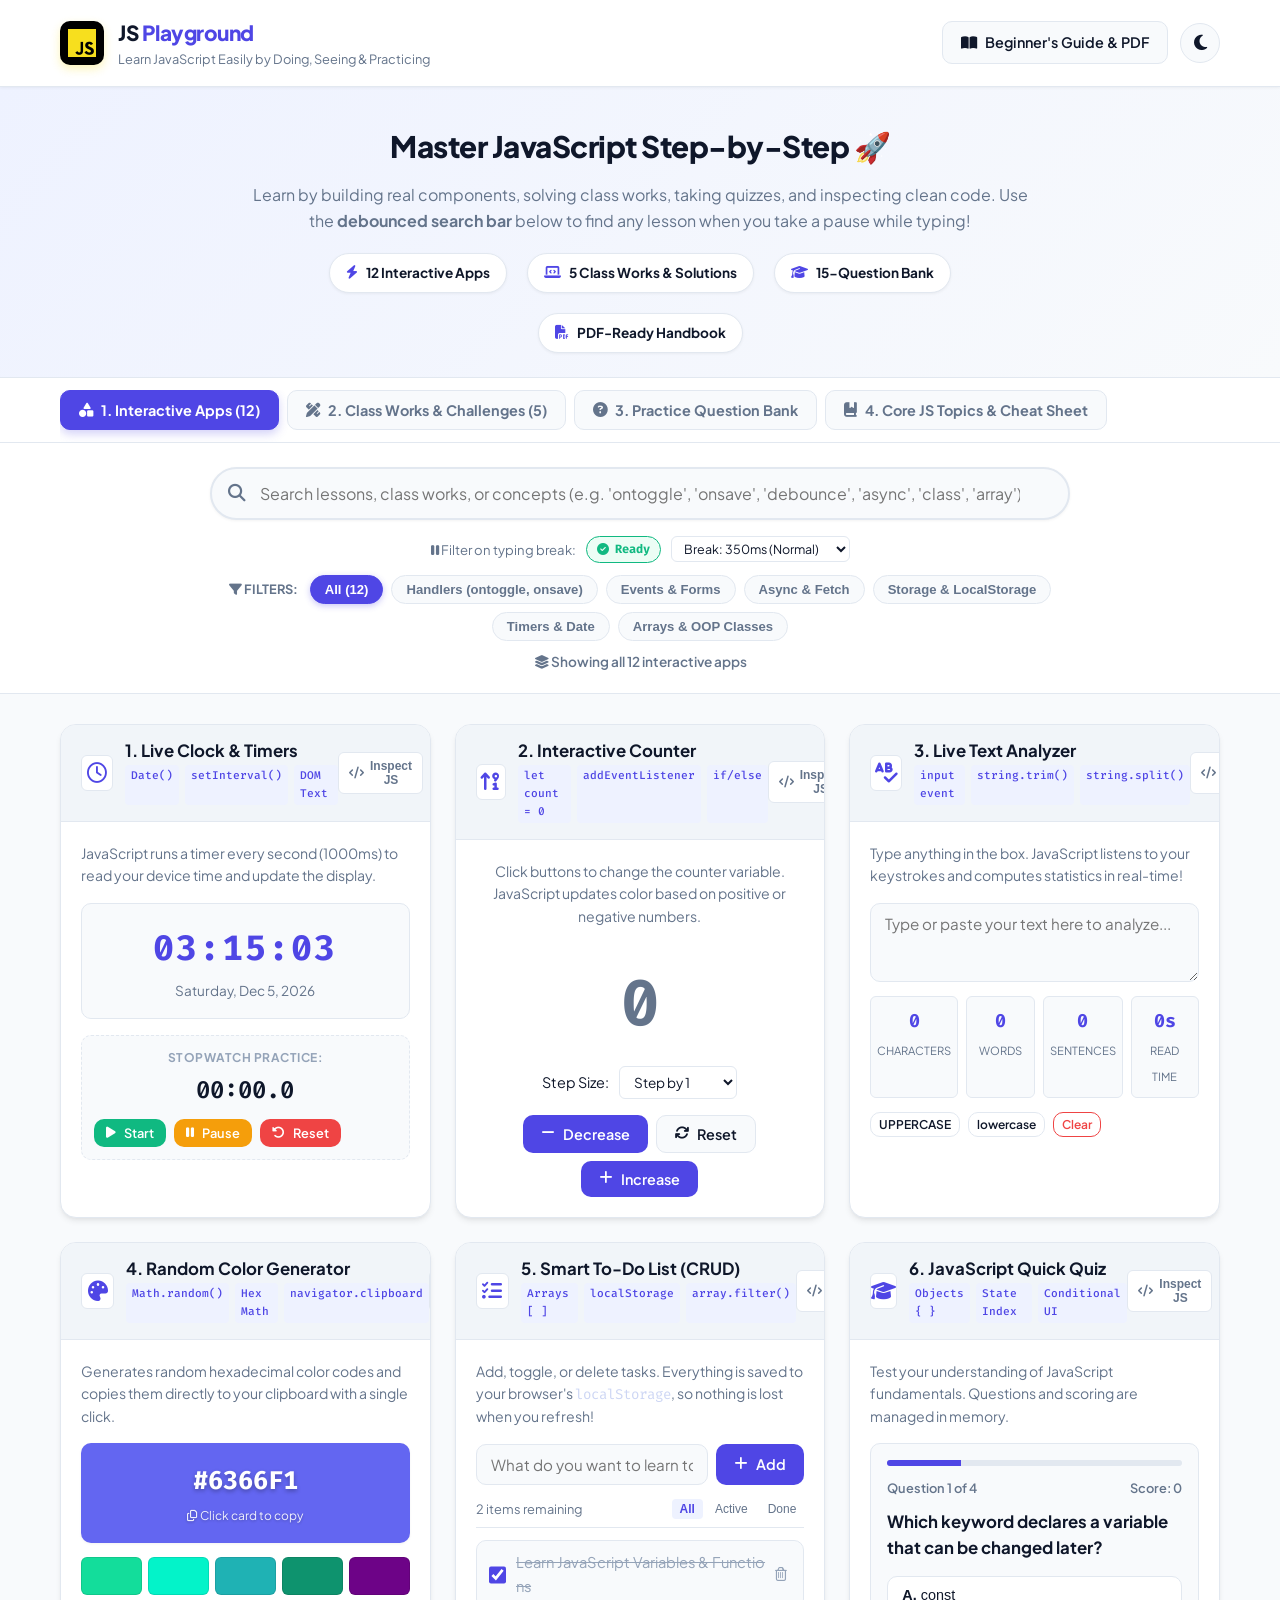
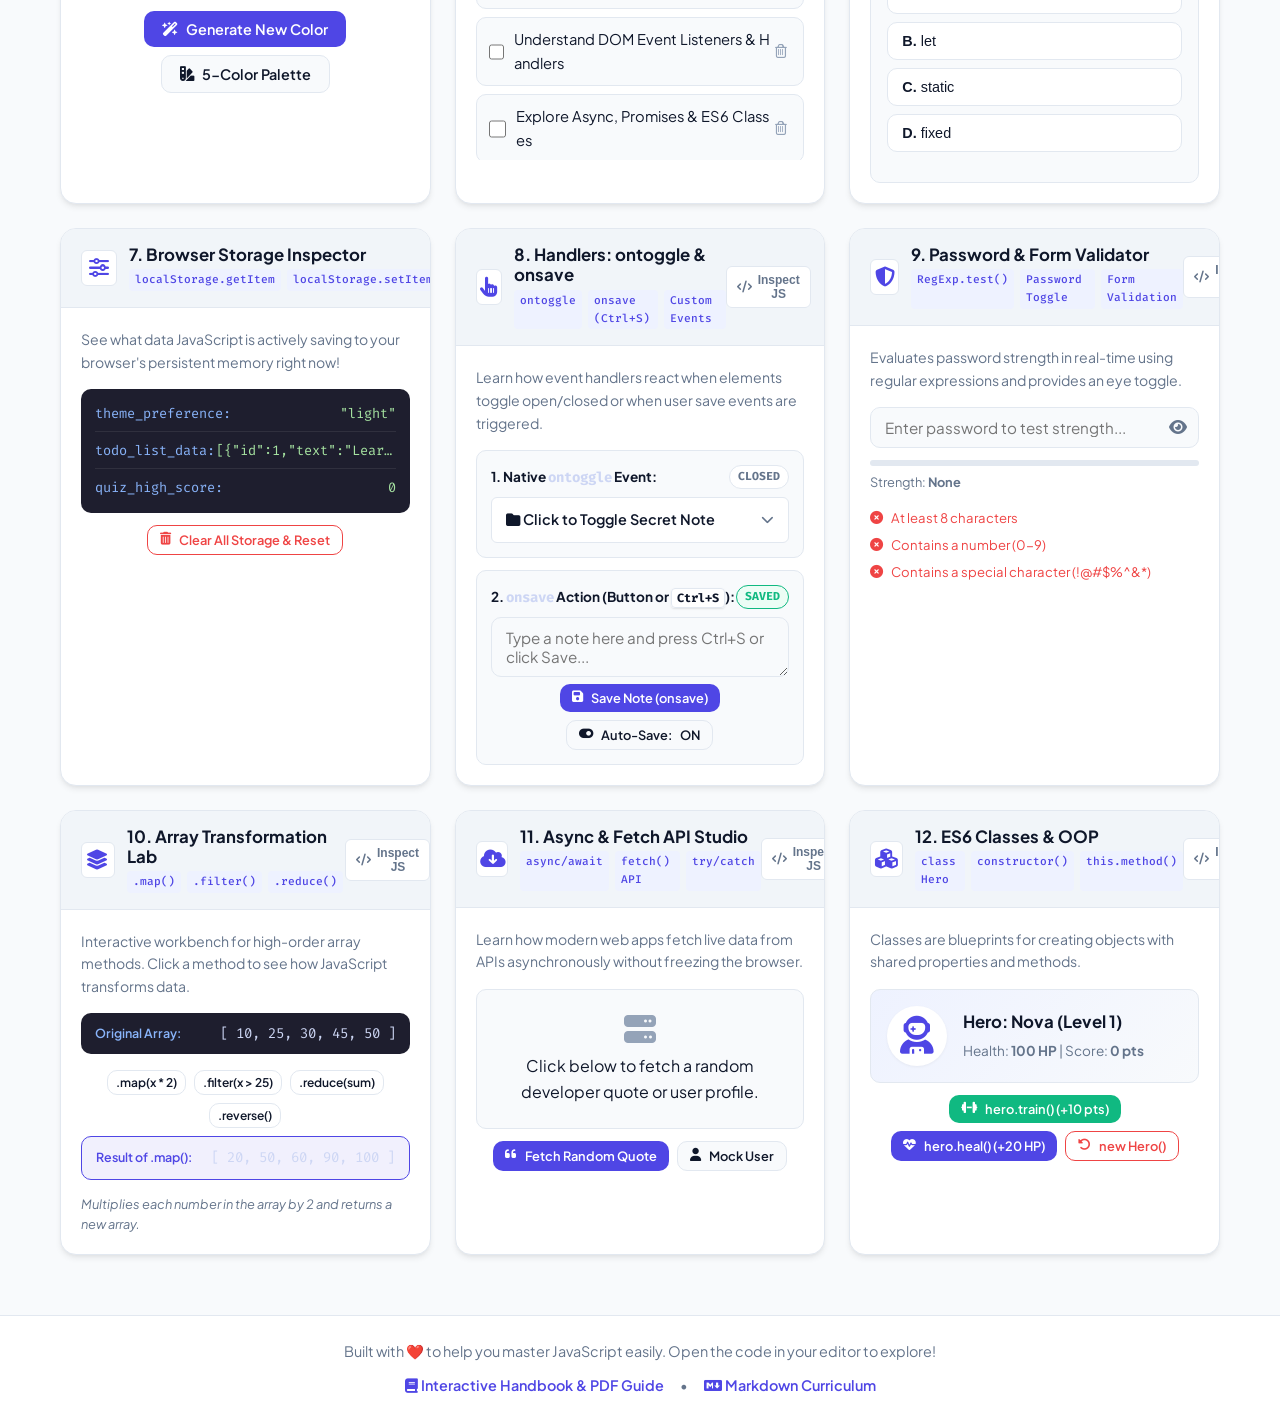
<file: new/learn-js-hub/index.html>
<!DOCTYPE html>
<html lang="en" data-theme="light">
<head>
  <meta charset="UTF-8">
  <meta name="viewport" content="width=device-width, initial-scale=1.0">
  <title>Learn JavaScript Step-by-Step | Complete Interactive Beginner Hub</title>
  
  <!-- Google Fonts for crisp, modern typography -->
  <link rel="preconnect" href="https://fonts.googleapis.com">
  <link rel="preconnect" href="https://fonts.gstatic.com" crossorigin>
  <link href="https://fonts.googleapis.com/css2?family=Fira+Code:wght@400;500;600&family=Plus+Jakarta+Sans:wght@400;500;600;700;800&display=swap" rel="stylesheet">
  
  <!-- Font Awesome Icons -->
  <link rel="stylesheet" href="https://cdnjs.cloudflare.com/ajax/libs/font-awesome/6.5.1/css/all.min.css">
  
  <!-- Custom Stylesheet -->
  <link rel="stylesheet" href="style.css">
</head>
<body>

  <!-- ========================================================
       TOP HEADER & NAVIGATION
       ======================================================== -->
  <header class="header">
    <div class="container header-container">
      <div class="logo">
        <span class="logo-icon"><i class="fa-brands fa-js"></i></span>
        <div class="logo-text">
          <h1>JS <span class="highlight">Playground</span></h1>
          <p>Learn JavaScript Easily by Doing, Seeing & Practicing</p>
        </div>
      </div>

      <div class="header-actions">
        <!-- Button to open the printable learning handbook / PDF guide -->
        <a href="guide.html" class="btn btn-secondary" target="_blank">
          <i class="fa-solid fa-book-open"></i> Beginner's Guide & PDF
        </a>

        <!-- Dark / Light Mode Toggle Button -->
        <button id="themeToggleBtn" class="btn btn-icon" title="Toggle Light/Dark Theme">
          <i class="fa-solid fa-moon" id="themeIcon"></i>
        </button>
      </div>
    </div>
  </header>

  <!-- ========================================================
       HERO / WELCOME BANNER
       ======================================================== -->
  <section class="hero-banner">
    <div class="container">
      <div class="hero-content">
        <h2>Master JavaScript Step-by-Step 🚀</h2>
        <p>
          Learn by building real components, solving class works, taking quizzes, and inspecting clean code. 
          Use the <strong>debounced search bar</strong> below to find any lesson when you take a pause while typing!
        </p>
        <div class="quick-stats">
          <div class="stat-item"><i class="fa-solid fa-bolt"></i> <strong>12 Interactive Apps</strong></div>
          <div class="stat-item"><i class="fa-solid fa-laptop-code"></i> <strong>5 Class Works & Solutions</strong></div>
          <div class="stat-item"><i class="fa-solid fa-graduation-cap"></i> <strong>15-Question Bank</strong></div>
          <div class="stat-item"><i class="fa-solid fa-file-pdf"></i> <strong>PDF-Ready Handbook</strong></div>
        </div>
      </div>
    </div>
  </section>

  <!-- ========================================================
       SECTION NAVIGATION TABS
       ======================================================== -->
  <section class="hub-tabs-section">
    <div class="container">
      <div class="hub-nav-tabs">
        <button class="nav-tab active" data-tab="tab-apps">
          <i class="fa-solid fa-shapes"></i> 1. Interactive Apps (12)
        </button>
        <button class="nav-tab" data-tab="tab-classwork">
          <i class="fa-solid fa-pen-ruler"></i> 2. Class Works & Challenges (5)
        </button>
        <button class="nav-tab" data-tab="tab-quiz">
          <i class="fa-solid fa-circle-question"></i> 3. Practice Question Bank
        </button>
        <button class="nav-tab" data-tab="tab-cheatsheet">
          <i class="fa-solid fa-book-bookmark"></i> 4. Core JS Topics & Cheat Sheet
        </button>
      </div>
    </div>
  </section>

  <!-- ========================================================
       SEARCH & FILTER TOOLBAR (WITH DEBOUNCE BREAK ON TYPING)
       ======================================================== -->
  <section class="search-section" id="searchToolbar">
    <div class="container">
      <div class="search-box-wrapper">
        <div class="search-input-group">
          <i class="fa-solid fa-magnifying-glass search-icon"></i>
          <input type="text" id="lessonSearchInput" class="search-input" placeholder="Search lessons, class works, or concepts (e.g. 'ontoggle', 'onsave', 'debounce', 'async', 'class', 'array')..." autocomplete="off">
          <button id="btnClearSearch" class="btn-clear-search hidden" title="Clear Search"><i class="fa-solid fa-xmark"></i></button>
        </div>

        <div class="search-controls-row">
          <!-- Debounce Settings & Status Indicator -->
          <div class="debounce-indicator-box">
            <span class="debounce-label"><i class="fa-solid fa-pause"></i> Filter on typing break:</span>
            <span id="searchDebounceBadge" class="debounce-badge ready">
              <i class="fa-solid fa-circle-check"></i> Ready
            </span>
            <select id="debounceDelaySelect" class="select-xs" title="Adjust typing pause break before filtering">
              <option value="200">Break: 200ms (Fast)</option>
              <option value="350" selected>Break: 350ms (Normal)</option>
              <option value="600">Break: 600ms (Relaxed)</option>
            </select>
          </div>

          <div class="filter-chips">
            <span class="chips-label"><i class="fa-solid fa-filter"></i> Filters:</span>
            <button class="chip-btn active" data-filter="all">All (12)</button>
            <button class="chip-btn" data-filter="handlers">Handlers (ontoggle, onsave)</button>
            <button class="chip-btn" data-filter="events">Events & Forms</button>
            <button class="chip-btn" data-filter="async">Async & Fetch</button>
            <button class="chip-btn" data-filter="storage">Storage & LocalStorage</button>
            <button class="chip-btn" data-filter="timers">Timers & Date</button>
            <button class="chip-btn" data-filter="arrays">Arrays & OOP Classes</button>
          </div>
        </div>
      </div>

      <div class="search-feedback-bar">
        <span id="searchResultCount"><i class="fa-solid fa-layer-group"></i> Showing all 12 interactive apps</span>
      </div>
    </div>
  </section>

  <!-- ========================================================
       TAB CONTENT CONTAINER
       ======================================================== -->
  <main class="container main-content">
    
    <!-- ======================================================
         TAB 1: 12 INTERACTIVE MINI-APPS
         ====================================================== -->
    <div id="tab-apps" class="tab-pane active">
      
      <!-- No Results Placeholder -->
      <div id="noResultsMsg" class="no-results-box hidden">
        <div class="no-results-icon"><i class="fa-solid fa-magnifying-glass-chart"></i></div>
        <h3>No matching apps found</h3>
        <p>We couldn't find any mini-apps or concepts matching "<span id="noResultsQueryText"></span>".</p>
        <button id="btnResetSearchNoResults" class="btn btn-primary btn-sm mt-3">
          <i class="fa-solid fa-rotate-left"></i> Reset Search & Show All
        </button>
      </div>

      <div class="apps-grid" id="appsGrid">

        <!-- APP 1: DIGITAL CLOCK & LIVE DATE -->
        <div class="card" id="card-clock" data-category="timers" data-keywords="clock date timers time setinterval clearinterval date() stopwatch formatting math">
          <div class="card-header">
            <div class="card-title">
              <span class="card-icon"><i class="fa-regular fa-clock"></i></span>
              <div>
                <h3>1. Live Clock & Timers</h3>
                <div class="concept-tags">
                  <span class="tag">Date()</span>
                  <span class="tag">setInterval()</span>
                  <span class="tag">DOM Text</span>
                </div>
              </div>
            </div>
            <button class="btn-inspect" data-target="clock">
              <i class="fa-solid fa-code"></i> Inspect JS
            </button>
          </div>

          <div class="card-body">
            <p class="card-desc">JavaScript runs a timer every second (1000ms) to read your device time and update the display.</p>
            <div class="clock-display">
              <div id="liveTime" class="time-text">00:00:00</div>
              <div id="liveDate" class="date-text">Loading date...</div>
            </div>

            <div class="stopwatch-container">
              <div class="sub-label">Stopwatch Practice:</div>
              <div id="stopwatchDisplay" class="stopwatch-digits">00:00.0</div>
              <div class="btn-group">
                <button id="swStartBtn" class="btn btn-sm btn-success"><i class="fa-solid fa-play"></i> Start</button>
                <button id="swPauseBtn" class="btn btn-sm btn-warning" disabled><i class="fa-solid fa-pause"></i> Pause</button>
                <button id="swResetBtn" class="btn btn-sm btn-danger"><i class="fa-solid fa-rotate-left"></i> Reset</button>
              </div>
            </div>
          </div>
        </div>

        <!-- APP 2: INTERACTIVE COUNTER -->
        <div class="card" id="card-counter" data-category="events" data-keywords="counter state numbers let math if else conditional variables step click addEventListener">
          <div class="card-header">
            <div class="card-title">
              <span class="card-icon"><i class="fa-solid fa-arrow-up-9-1"></i></span>
              <div>
                <h3>2. Interactive Counter</h3>
                <div class="concept-tags">
                  <span class="tag">let count = 0</span>
                  <span class="tag">addEventListener</span>
                  <span class="tag">if/else</span>
                </div>
              </div>
            </div>
            <button class="btn-inspect" data-target="counter">
              <i class="fa-solid fa-code"></i> Inspect JS
            </button>
          </div>

          <div class="card-body text-center">
            <p class="card-desc">Click buttons to change the counter variable. JavaScript updates color based on positive or negative numbers.</p>
            <div id="counterValue" class="counter-display zero">0</div>
            
            <div class="step-control">
              <label for="counterStep">Step Size:</label>
              <select id="counterStep" class="select-input">
                <option value="1">Step by 1</option>
                <option value="5">Step by 5</option>
                <option value="10">Step by 10</option>
                <option value="100">Step by 100</option>
              </select>
            </div>

            <div class="btn-group justify-center">
              <button id="btnDecrement" class="btn btn-primary"><i class="fa-solid fa-minus"></i> Decrease</button>
              <button id="btnResetCounter" class="btn btn-secondary"><i class="fa-solid fa-arrows-rotate"></i> Reset</button>
              <button id="btnIncrement" class="btn btn-primary"><i class="fa-solid fa-plus"></i> Increase</button>
            </div>
          </div>
        </div>

        <!-- APP 3: LIVE TEXT ANALYZER -->
        <div class="card" id="card-text-analyzer" data-category="events" data-keywords="text analyzer string split trim length regex input textarea typing words characters uppercase lowercase reading time">
          <div class="card-header">
            <div class="card-title">
              <span class="card-icon"><i class="fa-solid fa-spell-check"></i></span>
              <div>
                <h3>3. Live Text Analyzer</h3>
                <div class="concept-tags">
                  <span class="tag">input event</span>
                  <span class="tag">string.trim()</span>
                  <span class="tag">string.split()</span>
                </div>
              </div>
            </div>
            <button class="btn-inspect" data-target="textAnalyzer">
              <i class="fa-solid fa-code"></i> Inspect JS
            </button>
          </div>

          <div class="card-body">
            <p class="card-desc">Type anything in the box. JavaScript listens to your keystrokes and computes statistics in real-time!</p>
            <textarea id="analyzerInput" class="text-input" placeholder="Type or paste your text here to analyze..." rows="3"></textarea>

            <div class="stats-grid">
              <div class="mini-stat">
                <span class="stat-number" id="charCount">0</span>
                <span class="stat-label">Characters</span>
              </div>
              <div class="mini-stat">
                <span class="stat-number" id="wordCount">0</span>
                <span class="stat-label">Words</span>
              </div>
              <div class="mini-stat">
                <span class="stat-number" id="sentenceCount">0</span>
                <span class="stat-label">Sentences</span>
              </div>
              <div class="mini-stat">
                <span class="stat-number" id="readingTime">0s</span>
                <span class="stat-label">Read Time</span>
              </div>
            </div>

            <div class="text-actions">
              <button id="btnUpperCase" class="btn btn-xs btn-outline">UPPERCASE</button>
              <button id="btnLowerCase" class="btn btn-xs btn-outline">lowercase</button>
              <button id="btnClearText" class="btn btn-xs btn-outline-danger">Clear</button>
            </div>
          </div>
        </div>

        <!-- APP 4: RANDOM COLOR GENERATOR & CLIPBOARD -->
        <div class="card" id="card-color-gen" data-category="events" data-keywords="color generator random palette math.random hex clipboard copy navigator.clipboard toast async await">
          <div class="card-header">
            <div class="card-title">
              <span class="card-icon"><i class="fa-solid fa-palette"></i></span>
              <div>
                <h3>4. Random Color Generator</h3>
                <div class="concept-tags">
                  <span class="tag">Math.random()</span>
                  <span class="tag">Hex Math</span>
                  <span class="tag">navigator.clipboard</span>
                </div>
              </div>
            </div>
            <button class="btn-inspect" data-target="colorGen">
              <i class="fa-solid fa-code"></i> Inspect JS
            </button>
          </div>

          <div class="card-body">
            <p class="card-desc">Generates random hexadecimal color codes and copies them directly to your clipboard with a single click.</p>
            <div id="colorPreview" class="color-box">
              <span id="colorHexText">#6366F1</span>
              <span class="copy-hint"><i class="fa-regular fa-copy"></i> Click card to copy</span>
            </div>

            <div class="palette-preview" id="paletteContainer"></div>

            <div class="btn-group justify-center">
              <button id="btnGenerateColor" class="btn btn-primary"><i class="fa-solid fa-wand-magic-sparkles"></i> Generate New Color</button>
              <button id="btnGeneratePalette" class="btn btn-secondary"><i class="fa-solid fa-swatchbook"></i> 5-Color Palette</button>
            </div>
          </div>
        </div>

        <!-- APP 5: SMART TO-DO LIST (CRUD) -->
        <div class="card" id="card-todo" data-category="arrays storage" data-keywords="todo list tasks array objects push filter json localstorage crud delete checkbox unshift remaining">
          <div class="card-header">
            <div class="card-title">
              <span class="card-icon"><i class="fa-solid fa-list-check"></i></span>
              <div>
                <h3>5. Smart To-Do List (CRUD)</h3>
                <div class="concept-tags">
                  <span class="tag">Arrays [ ]</span>
                  <span class="tag">localStorage</span>
                  <span class="tag">array.filter()</span>
                </div>
              </div>
            </div>
            <button class="btn-inspect" data-target="todo">
              <i class="fa-solid fa-code"></i> Inspect JS
            </button>
          </div>

          <div class="card-body">
            <p class="card-desc">Add, toggle, or delete tasks. Everything is saved to your browser's <code>localStorage</code>, so nothing is lost when you refresh!</p>
            <form id="todoForm" class="todo-input-group">
              <input type="text" id="todoInput" class="text-input" placeholder="What do you want to learn today?" autocomplete="off" required>
              <button type="submit" class="btn btn-primary"><i class="fa-solid fa-plus"></i> Add</button>
            </form>

            <div class="todo-filter-bar">
              <span id="todoRemainingText" class="todo-count">0 items remaining</span>
              <div class="filter-buttons">
                <button class="filter-btn active" data-filter="all">All</button>
                <button class="filter-btn" data-filter="active">Active</button>
                <button class="filter-btn" data-filter="completed">Done</button>
              </div>
            </div>

            <ul id="todoList" class="todo-list"></ul>
          </div>
        </div>

        <!-- APP 6: INTERACTIVE JAVASCRIPT QUIZ -->
        <div class="card" id="card-quiz" data-category="arrays" data-keywords="quiz questions objects scoring state index game options true false multiple choice score tracker">
          <div class="card-header">
            <div class="card-title">
              <span class="card-icon"><i class="fa-solid fa-graduation-cap"></i></span>
              <div>
                <h3>6. JavaScript Quick Quiz</h3>
                <div class="concept-tags">
                  <span class="tag">Objects { }</span>
                  <span class="tag">State Index</span>
                  <span class="tag">Conditional UI</span>
                </div>
              </div>
            </div>
            <button class="btn-inspect" data-target="quiz">
              <i class="fa-solid fa-code"></i> Inspect JS
            </button>
          </div>

          <div class="card-body">
            <p class="card-desc">Test your understanding of JavaScript fundamentals. Questions and scoring are managed in memory.</p>
            <div id="quizContainer" class="quiz-box">
              <div class="quiz-progress-bar">
                <div id="quizProgressFill" class="progress-fill" style="width: 25%;"></div>
              </div>
              
              <div class="quiz-meta">
                <span id="quizQuestionNumber">Question 1 of 4</span>
                <span id="quizScoreText">Score: 0</span>
              </div>

              <h4 id="quizQuestionText" class="quiz-question">Loading Question...</h4>
              <div id="quizOptionsContainer" class="quiz-options"></div>
              <div id="quizFeedback" class="quiz-feedback hidden"></div>

              <button id="quizNextBtn" class="btn btn-primary w-100 hidden">
                Next Question <i class="fa-solid fa-arrow-right"></i>
              </button>
            </div>
          </div>
        </div>

        <!-- APP 7: BROWSER STORAGE INSPECTOR -->
        <div class="card" id="card-theme-info" data-category="storage" data-keywords="storage localstorage getitem setitem clear inspector memory persist json browser data clearstorage">
          <div class="card-header">
            <div class="card-title">
              <span class="card-icon"><i class="fa-solid fa-sliders"></i></span>
              <div>
                <h3>7. Browser Storage Inspector</h3>
                <div class="concept-tags">
                  <span class="tag">localStorage.getItem</span>
                  <span class="tag">localStorage.setItem</span>
                  <span class="tag">JSON.stringify</span>
                </div>
              </div>
            </div>
            <button class="btn-inspect" data-target="storage">
              <i class="fa-solid fa-code"></i> Inspect JS
            </button>
          </div>

          <div class="card-body">
            <p class="card-desc">See what data JavaScript is actively saving to your browser's persistent memory right now!</p>
            <div class="storage-viewer">
              <div class="storage-row">
                <span class="storage-key">theme_preference:</span>
                <span class="storage-value" id="storageThemeVal">"light"</span>
              </div>
              <div class="storage-row">
                <span class="storage-key">todo_list_data:</span>
                <span class="storage-value" id="storageTodoVal">[]</span>
              </div>
              <div class="storage-row">
                <span class="storage-key">quiz_high_score:</span>
                <span class="storage-value" id="storageQuizVal">0</span>
              </div>
            </div>

            <div class="btn-group justify-center mt-3">
              <button id="btnClearStorage" class="btn btn-outline-danger btn-sm">
                <i class="fa-solid fa-trash-can"></i> Clear All Storage & Reset
              </button>
            </div>
          </div>
        </div>

        <!-- APP 8: HANDLERS (ontoggle & onsave) -->
        <div class="card" id="card-handlers" data-category="handlers events storage" data-keywords="handlers ontoggle onsave toggle details save ctrl+s keydown keyboard custom event shortcut auto-save note text">
          <div class="card-header">
            <div class="card-title">
              <span class="card-icon"><i class="fa-solid fa-hand-pointer"></i></span>
              <div>
                <h3>8. Handlers: ontoggle & onsave</h3>
                <div class="concept-tags">
                  <span class="tag">ontoggle</span>
                  <span class="tag">onsave (Ctrl+S)</span>
                  <span class="tag">Custom Events</span>
                </div>
              </div>
            </div>
            <button class="btn-inspect" data-target="handlers">
              <i class="fa-solid fa-code"></i> Inspect JS
            </button>
          </div>

          <div class="card-body">
            <p class="card-desc">Learn how event handlers react when elements toggle open/closed or when user save events are triggered.</p>
            
            <div class="handler-section">
              <div class="handler-label">
                <span><strong>1. Native <code>ontoggle</code> Event:</strong></span>
                <span id="toggleStatusBadge" class="badge-status closed">Closed</span>
              </div>
              
              <details id="lessonDetails" class="custom-details">
                <summary class="details-summary">
                  <span><i class="fa-solid fa-folder"></i> Click to Toggle Secret Note</span>
                  <i class="fa-solid fa-chevron-down arrow-icon"></i>
                </summary>
                <div class="details-content">
                  <p>🎉 <strong>ontoggle fired!</strong> JavaScript detected that this element changed state. In HTML, the <code>&lt;details&gt;</code> element triggers <code>ontoggle</code> whenever it opens or closes.</p>
                </div>
              </details>
            </div>

            <div class="handler-section mt-3">
              <div class="handler-label">
                <span><strong>2. <code>onsave</code> Action (Button or <kbd>Ctrl+S</kbd>):</strong></span>
                <span id="saveStatusBadge" class="badge-status saved">Saved</span>
              </div>

              <textarea id="quickNotesInput" class="text-input" rows="2" placeholder="Type a note here and press Ctrl+S or click Save..."></textarea>
              
              <div class="btn-group justify-center mt-2">
                <button id="btnTriggerSave" class="btn btn-primary btn-sm">
                  <i class="fa-solid fa-floppy-disk"></i> Save Note (onsave)
                </button>
                <button id="btnAutoSaveToggle" class="btn btn-outline btn-sm">
                  <i class="fa-solid fa-toggle-on"></i> Auto-Save: <span id="autoSaveState">ON</span>
                </button>
              </div>
            </div>
          </div>
        </div>

        <!-- ========================================================
             NEW APP 9: PASSWORD VALIDATOR & REGEX STRENGTH METER
             ======================================================== -->
        <div class="card" id="card-password-validator" data-category="events" data-keywords="password validator regex pattern validation security input toggle show hide length number special character">
          <div class="card-header">
            <div class="card-title">
              <span class="card-icon"><i class="fa-solid fa-shield-halved"></i></span>
              <div>
                <h3>9. Password & Form Validator</h3>
                <div class="concept-tags">
                  <span class="tag">RegExp.test()</span>
                  <span class="tag">Password Toggle</span>
                  <span class="tag">Form Validation</span>
                </div>
              </div>
            </div>
            <button class="btn-inspect" data-target="passwordValidator">
              <i class="fa-solid fa-code"></i> Inspect JS
            </button>
          </div>

          <div class="card-body">
            <p class="card-desc">Evaluates password strength in real-time using regular expressions and provides an eye toggle.</p>
            
            <div class="password-input-wrapper">
              <input type="password" id="passwordInput" class="text-input" placeholder="Enter password to test strength..." autocomplete="off">
              <button id="btnTogglePasswordVisibility" class="btn-password-eye" title="Toggle password visibility">
                <i class="fa-solid fa-eye" id="passwordEyeIcon"></i>
              </button>
            </div>

            <div class="strength-meter">
              <div class="strength-bar"><div id="strengthBarFill" class="strength-fill" style="width: 0%;"></div></div>
              <div class="strength-label">Strength: <strong id="strengthText">None</strong></div>
            </div>

            <ul class="validation-rules" id="validationRulesList">
              <li id="ruleLength" class="invalid"><i class="fa-solid fa-circle-xmark"></i> At least 8 characters</li>
              <li id="ruleNumber" class="invalid"><i class="fa-solid fa-circle-xmark"></i> Contains a number (0-9)</li>
              <li id="ruleSpecial" class="invalid"><i class="fa-solid fa-circle-xmark"></i> Contains a special character (!@#$%^&*)</li>
            </ul>
          </div>
        </div>

        <!-- ========================================================
             NEW APP 10: ARRAY METHODS STUDIO (.map, .filter, .reduce)
             ======================================================== -->
        <div class="card" id="card-array-studio" data-category="arrays" data-keywords="array methods studio map filter reduce sort slice join transforms numbers functional programming">
          <div class="card-header">
            <div class="card-title">
              <span class="card-icon"><i class="fa-solid fa-layer-group"></i></span>
              <div>
                <h3>10. Array Transformation Lab</h3>
                <div class="concept-tags">
                  <span class="tag">.map()</span>
                  <span class="tag">.filter()</span>
                  <span class="tag">.reduce()</span>
                </div>
              </div>
            </div>
            <button class="btn-inspect" data-target="arrayLab">
              <i class="fa-solid fa-code"></i> Inspect JS
            </button>
          </div>

          <div class="card-body">
            <p class="card-desc">Interactive workbench for high-order array methods. Click a method to see how JavaScript transforms data.</p>
            
            <div class="array-box">
              <span class="array-label">Original Array:</span>
              <code id="originalArrayDisplay">[ 10, 25, 30, 45, 50 ]</code>
            </div>

            <div class="btn-group justify-center my-2">
              <button class="btn btn-xs btn-outline btn-array-op active" data-op="map">.map(x * 2)</button>
              <button class="btn btn-xs btn-outline btn-array-op" data-op="filter">.filter(x > 25)</button>
              <button class="btn btn-xs btn-outline btn-array-op" data-op="reduce">.reduce(sum)</button>
              <button class="btn btn-xs btn-outline btn-array-op" data-op="reverse">.reverse()</button>
            </div>

            <div class="array-box result">
              <span class="array-label" id="arrayResultLabel">Result of .map():</span>
              <code id="arrayResultDisplay">[ 20, 50, 60, 90, 100 ]</code>
            </div>
            <p id="arrayExplanation" class="array-explanation">Multiplies each number in the array by 2 and returns a new array.</p>
          </div>
        </div>

        <!-- ========================================================
             NEW APP 11: ASYNC / FETCH API & MOCK DATA STUDIO
             ======================================================== -->
        <div class="card" id="card-async-fetch" data-category="async" data-keywords="async await fetch api promise json mock data network loading spinner try catch error handling">
          <div class="card-header">
            <div class="card-title">
              <span class="card-icon"><i class="fa-solid fa-cloud-arrow-down"></i></span>
              <div>
                <h3>11. Async & Fetch API Studio</h3>
                <div class="concept-tags">
                  <span class="tag">async/await</span>
                  <span class="tag">fetch() API</span>
                  <span class="tag">try/catch</span>
                </div>
              </div>
            </div>
            <button class="btn-inspect" data-target="asyncFetch">
              <i class="fa-solid fa-code"></i> Inspect JS
            </button>
          </div>

          <div class="card-body">
            <p class="card-desc">Learn how modern web apps fetch live data from APIs asynchronously without freezing the browser.</p>
            
            <div id="asyncDataCard" class="async-data-box">
              <div id="asyncPlaceholder">
                <i class="fa-solid fa-server fa-2x" style="color: var(--text-light); margin-bottom: 8px;"></i>
                <p>Click below to fetch a random developer quote or user profile.</p>
              </div>
              <div id="asyncLoadingSpinner" class="spinner-box hidden">
                <i class="fa-solid fa-circle-notch fa-spin fa-2x"></i>
                <p>Fetching data from server...</p>
              </div>
              <div id="asyncResultContent" class="async-content hidden">
                <h4 id="asyncTitle"></h4>
                <p id="asyncBody"></p>
                <span id="asyncMeta" class="async-badge"></span>
              </div>
            </div>

            <div class="btn-group justify-center mt-3">
              <button id="btnFetchQuote" class="btn btn-primary btn-sm"><i class="fa-solid fa-quote-left"></i> Fetch Random Quote</button>
              <button id="btnFetchUser" class="btn btn-secondary btn-sm"><i class="fa-solid fa-user"></i> Mock User</button>
            </div>
          </div>
        </div>

        <!-- ========================================================
             NEW APP 12: ES6 CLASSES & OBJECT-ORIENTED JS
             ======================================================== -->
        <div class="card" id="card-classes-oop" data-category="arrays" data-keywords="classes oop object oriented constructor this method inheritance prototype blueprint new keyword">
          <div class="card-header">
            <div class="card-title">
              <span class="card-icon"><i class="fa-solid fa-cubes"></i></span>
              <div>
                <h3>12. ES6 Classes & OOP</h3>
                <div class="concept-tags">
                  <span class="tag">class Hero</span>
                  <span class="tag">constructor()</span>
                  <span class="tag">this.method()</span>
                </div>
              </div>
            </div>
            <button class="btn-inspect" data-target="classesOOP">
              <i class="fa-solid fa-code"></i> Inspect JS
            </button>
          </div>

          <div class="card-body">
            <p class="card-desc">Classes are blueprints for creating objects with shared properties and methods.</p>
            
            <div class="hero-character-box">
              <div class="hero-avatar"><i class="fa-solid fa-user-astronaut"></i></div>
              <div class="hero-info">
                <h4 id="heroName">Hero: Nova (Level 1)</h4>
                <div class="hero-stats">
                  <span>Health: <strong id="heroHealth">100 HP</strong></span> | 
                  <span>Score: <strong id="heroScore">0 pts</strong></span>
                </div>
              </div>
            </div>

            <div class="btn-group justify-center mt-3">
              <button id="btnHeroTrain" class="btn btn-success btn-sm"><i class="fa-solid fa-dumbbell"></i> hero.train() (+10 pts)</button>
              <button id="btnHeroHeal" class="btn btn-primary btn-sm"><i class="fa-solid fa-heart-pulse"></i> hero.heal() (+20 HP)</button>
              <button id="btnHeroReset" class="btn btn-outline-danger btn-sm"><i class="fa-solid fa-rotate-left"></i> new Hero()</button>
            </div>
          </div>
        </div>

      </div>
    </div>

    <!-- ======================================================
         TAB 2: INTERACTIVE CLASS WORKS & CODING CHALLENGES
         ====================================================== -->
    <div id="tab-classwork" class="tab-pane hidden">
      <div class="classwork-banner">
        <h3><i class="fa-solid fa-pen-ruler"></i> Hands-On JavaScript Class Works & Exercises</h3>
        <p>Practice writing and testing your own JavaScript logic. Try each problem, click <strong>"Run Test"</strong>, and reveal the annotated solution!</p>
      </div>

      <div class="challenges-grid">

        <!-- CHALLENGE 1: REVERSE A STRING -->
        <div class="challenge-card">
          <div class="challenge-header">
            <div class="challenge-badge">Class Work 1</div>
            <h4>Reverse a String</h4>
          </div>
          <p class="challenge-prompt">Write a function that takes any string and returns it completely reversed (e.g. <code>"javascript"</code> ➔ <code>"tpircsavaj"</code>).</p>
          
          <div class="challenge-interactive">
            <label for="cwStringInput">Test Input:</label>
            <input type="text" id="cwStringInput" class="text-input" value="hello world">
            
            <div class="btn-group mt-2">
              <button id="btnRunReverse" class="btn btn-primary btn-sm"><i class="fa-solid fa-play"></i> Run Test</button>
              <button id="btnToggleSol1" class="btn btn-outline btn-sm"><i class="fa-solid fa-eye"></i> Show Solution</button>
            </div>

            <div class="challenge-output">
              <span>Output:</span> <strong id="cwReverseOutput">dlrow olleh</strong>
            </div>

            <div id="cwSol1" class="solution-box hidden">
              <h5>💡 Solution & Explanation:</h5>
              <pre><code>function reverseString(str) {
  // 1. Split string into an array of letters
  // 2. Reverse the array
  // 3. Join the letters back into a string
  return str.split("").reverse().join("");
}</code></pre>
            </div>
          </div>
        </div>

        <!-- CHALLENGE 2: FIZZBUZZ -->
        <div class="challenge-card">
          <div class="challenge-header">
            <div class="challenge-badge">Class Work 2</div>
            <h4>The Classic FizzBuzz Problem</h4>
          </div>
          <p class="challenge-prompt">Print numbers from 1 to N. Multiples of 3 become <code>"Fizz"</code>, multiples of 5 become <code>"Buzz"</code>, and multiples of both become <code>"FizzBuzz"</code>.</p>
          
          <div class="challenge-interactive">
            <label for="cwFizzBuzzCount">Count up to (N):</label>
            <input type="number" id="cwFizzBuzzCount" class="text-input" value="15" min="1" max="50">
            
            <div class="btn-group mt-2">
              <button id="btnRunFizzBuzz" class="btn btn-primary btn-sm"><i class="fa-solid fa-play"></i> Run Test</button>
              <button id="btnToggleSol2" class="btn btn-outline btn-sm"><i class="fa-solid fa-eye"></i> Show Solution</button>
            </div>

            <div class="challenge-output">
              <span>Output:</span> <div id="cwFizzBuzzOutput" class="fizzbuzz-tags"></div>
            </div>

            <div id="cwSol2" class="solution-box hidden">
              <h5>💡 Solution & Explanation:</h5>
              <pre><code>function fizzBuzz(n) {
  let results = [];
  for (let i = 1; i <= n; i++) {
    if (i % 3 === 0 && i % 5 === 0) results.push("FizzBuzz");
    else if (i % 3 === 0) results.push("Fizz");
    else if (i % 5 === 0) results.push("Buzz");
    else results.push(i);
  }
  return results;
}</code></pre>
            </div>
          </div>
        </div>

        <!-- CHALLENGE 3: PALINDROME CHECKER -->
        <div class="challenge-card">
          <div class="challenge-header">
            <div class="challenge-badge">Class Work 3</div>
            <h4>Palindrome Checker</h4>
          </div>
          <p class="challenge-prompt">Check if a word is spelled the same backward and forward (e.g. <code>"racecar"</code> or <code>"madam"</code>).</p>
          
          <div class="challenge-interactive">
            <label for="cwPalindromeInput">Test Word:</label>
            <input type="text" id="cwPalindromeInput" class="text-input" value="racecar">
            
            <div class="btn-group mt-2">
              <button id="btnRunPalindrome" class="btn btn-primary btn-sm"><i class="fa-solid fa-play"></i> Run Test</button>
              <button id="btnToggleSol3" class="btn btn-outline btn-sm"><i class="fa-solid fa-eye"></i> Show Solution</button>
            </div>

            <div class="challenge-output">
              <span>Output:</span> <strong id="cwPalindromeOutput" class="badge-status saved">Yes, it's a Palindrome!</strong>
            </div>

            <div id="cwSol3" class="solution-box hidden">
              <h5>💡 Solution & Explanation:</h5>
              <pre><code>function isPalindrome(str) {
  const clean = str.toLowerCase().replace(/[^a-z0-9]/g, "");
  const reversed = clean.split("").reverse().join("");
  return clean === reversed;
}</code></pre>
            </div>
          </div>
        </div>

        <!-- CHALLENGE 4: FIND ARRAY MAXIMUM & MINIMUM -->
        <div class="challenge-card">
          <div class="challenge-header">
            <div class="challenge-badge">Class Work 4</div>
            <h4>Find Max & Min Numbers</h4>
          </div>
          <p class="challenge-prompt">Find the highest and lowest numbers in a comma-separated list of numbers.</p>
          
          <div class="challenge-interactive">
            <label for="cwArrayInput">Numbers (comma separated):</label>
            <input type="text" id="cwArrayInput" class="text-input" value="14, 58, 20, 77, 3, 99, 12">
            
            <div class="btn-group mt-2">
              <button id="btnRunMaxMin" class="btn btn-primary btn-sm"><i class="fa-solid fa-play"></i> Run Test</button>
              <button id="btnToggleSol4" class="btn btn-outline btn-sm"><i class="fa-solid fa-eye"></i> Show Solution</button>
            </div>

            <div class="challenge-output">
              <span>Max:</span> <strong id="cwMaxOutput" style="color: var(--success);">99</strong> | 
              <span>Min:</span> <strong id="cwMinOutput" style="color: var(--danger);">3</strong>
            </div>

            <div id="cwSol4" class="solution-box hidden">
              <h5>💡 Solution & Explanation:</h5>
              <pre><code>function findMaxMin(arr) {
  // Using Math.max and Math.min with Spread operator (...)
  const max = Math.max(...arr);
  const min = Math.min(...arr);
  return { max, min };
}</code></pre>
            </div>
          </div>
        </div>

        <!-- CHALLENGE 5: COUNT VOWELS & CONSONANTS -->
        <div class="challenge-card">
          <div class="challenge-header">
            <div class="challenge-badge">Class Work 5</div>
            <h4>Vowels & Consonants Counter</h4>
          </div>
          <p class="challenge-prompt">Count how many vowels (a, e, i, o, u) and consonants exist in any sentence.</p>
          
          <div class="challenge-interactive">
            <label for="cwVowelInput">Sentence to Analyze:</label>
            <input type="text" id="cwVowelInput" class="text-input" value="JavaScript is amazing!">
            
            <div class="btn-group mt-2">
              <button id="btnRunVowels" class="btn btn-primary btn-sm"><i class="fa-solid fa-play"></i> Run Test</button>
              <button id="btnToggleSol5" class="btn btn-outline btn-sm"><i class="fa-solid fa-eye"></i> Show Solution</button>
            </div>

            <div class="challenge-output">
              <span>Vowels:</span> <strong id="cwVowelsOutput" style="color: var(--primary);">7</strong> | 
              <span>Consonants:</span> <strong id="cwConsonantsOutput">12</strong>
            </div>

            <div id="cwSol5" class="solution-box hidden">
              <h5>💡 Solution & Explanation:</h5>
              <pre><code>function countVowels(str) {
  const matches = str.match(/[aeiou]/gi);
  return matches ? matches.length : 0;
}</code></pre>
            </div>
          </div>
        </div>

      </div>
    </div>

    <!-- ======================================================
         TAB 3: COMPREHENSIVE QUESTION BANK (QUIZ EXAM)
         ====================================================== -->
    <div id="tab-quiz" class="tab-pane hidden">
      <div class="classwork-banner">
        <h3><i class="fa-solid fa-graduation-cap"></i> JavaScript Beginner Practice Exam</h3>
        <p>15 multiple-choice questions covering Variables, Functions, DOM, Events, Arrays, Storage, and Handlers.</p>
      </div>

      <div class="quiz-exam-container" id="quizExamContainer">
        <!-- Questions will be rendered dynamically by JavaScript -->
      </div>
    </div>

    <!-- ======================================================
         TAB 4: CORE TOPICS CHEAT SHEET
         ====================================================== -->
    <div id="tab-cheatsheet" class="tab-pane hidden">
      <div class="classwork-banner">
        <h3><i class="fa-solid fa-book-bookmark"></i> Core JavaScript Topics Cheat Sheet</h3>
        <p>Quick lookup reference for the most essential JavaScript concepts every developer must master.</p>
      </div>

      <div class="cheatsheet-grid">
        <div class="cheat-card">
          <h4>1. Variables & Scope</h4>
          <pre><code>let x = 10;       // Reassignable, Block-scoped
const PI = 3.14;  // Immutable binding, Block-scoped
var old = "avoid"; // Legacy, Function-scoped (Don't use)</code></pre>
        </div>

        <div class="cheat-card">
          <h4>2. Arrow Functions</h4>
          <pre><code>// Standard function
function add(a, b) { return a + b; }

// Modern Arrow function
const add = (a, b) => a + b;</code></pre>
        </div>

        <div class="cheat-card">
          <h4>3. DOM Manipulation</h4>
          <pre><code>document.getElementById("btn");
document.querySelector(".card");
el.textContent = "Hello";
el.classList.add("active");
el.style.color = "blue";</code></pre>
        </div>

        <div class="cheat-card">
          <h4>4. Event Listeners</h4>
          <pre><code>btn.addEventListener("click", (e) => { ... });
input.addEventListener("input", (e) => { ... });
window.addEventListener("keydown", (e) => { ... });</code></pre>
        </div>

        <div class="cheat-card">
          <h4>5. Async / Await & Fetch</h4>
          <pre><code>async function loadData() {
  try {
    const res = await fetch("https://api.example.com");
    const data = await res.json();
    console.log(data);
  } catch (err) {
    console.error(err);
  }
}</code></pre>
        </div>

        <div class="cheat-card">
          <h4>6. ES6 Classes</h4>
          <pre><code>class User {
  constructor(name) {
    this.name = name;
  }
  sayHi() {
    return `Hello, ${this.name}`;
  }
}</code></pre>
        </div>
      </div>
    </div>

  </main>

  <!-- ========================================================
       MODAL: "PEEK BEHIND THE CODE" INSPECTOR
       ======================================================== -->
  <div id="codeModal" class="modal-overlay hidden">
    <div class="modal-box">
      <div class="modal-header">
        <div class="modal-title">
          <i class="fa-solid fa-code"></i>
          <h3 id="modalTitle">JavaScript Code Breakdown</h3>
        </div>
        <button id="modalCloseBtn" class="btn-close">&times;</button>
      </div>
      
      <div class="modal-body">
        <p id="modalDescription" class="modal-intro"></p>
        
        <div class="code-container">
          <div class="code-header">
            <span class="code-lang">JavaScript (ES6+)</span>
            <button id="btnCopyModalCode" class="btn-copy-code"><i class="fa-regular fa-copy"></i> Copy Code</button>
          </div>
          <pre><code id="modalCodeBlock"></code></pre>
        </div>

        <div class="modal-key-concepts">
          <h4>💡 What to learn from this code:</h4>
          <ul id="modalKeyPoints"></ul>
        </div>
      </div>

      <div class="modal-footer">
        <button id="modalDismissBtn" class="btn btn-secondary">Close Inspector</button>
      </div>
    </div>
  </div>

  <!-- ========================================================
       TOAST NOTIFICATION
       ======================================================== -->
  <div id="toast" class="toast hidden">
    <i class="fa-solid fa-circle-check"></i>
    <span id="toastMessage">Copied to clipboard!</span>
  </div>

  <!-- ========================================================
       FOOTER
       ======================================================== -->
  <footer class="footer">
    <div class="container footer-content">
      <p>Built with ❤️ to help you master JavaScript easily. Open the code in your editor to explore!</p>
      <div class="footer-links">
        <a href="guide.html" target="_blank"><i class="fa-solid fa-book"></i> Interactive Handbook & PDF Guide</a>
        <span>•</span>
        <a href="JS_LEARNING_GUIDE.md" target="_blank"><i class="fa-brands fa-markdown"></i> Markdown Curriculum</a>
      </div>
    </div>
  </footer>

  <!-- Link to the main JavaScript file -->
  <script src="app.js"></script>
</body>
</html>
</file>
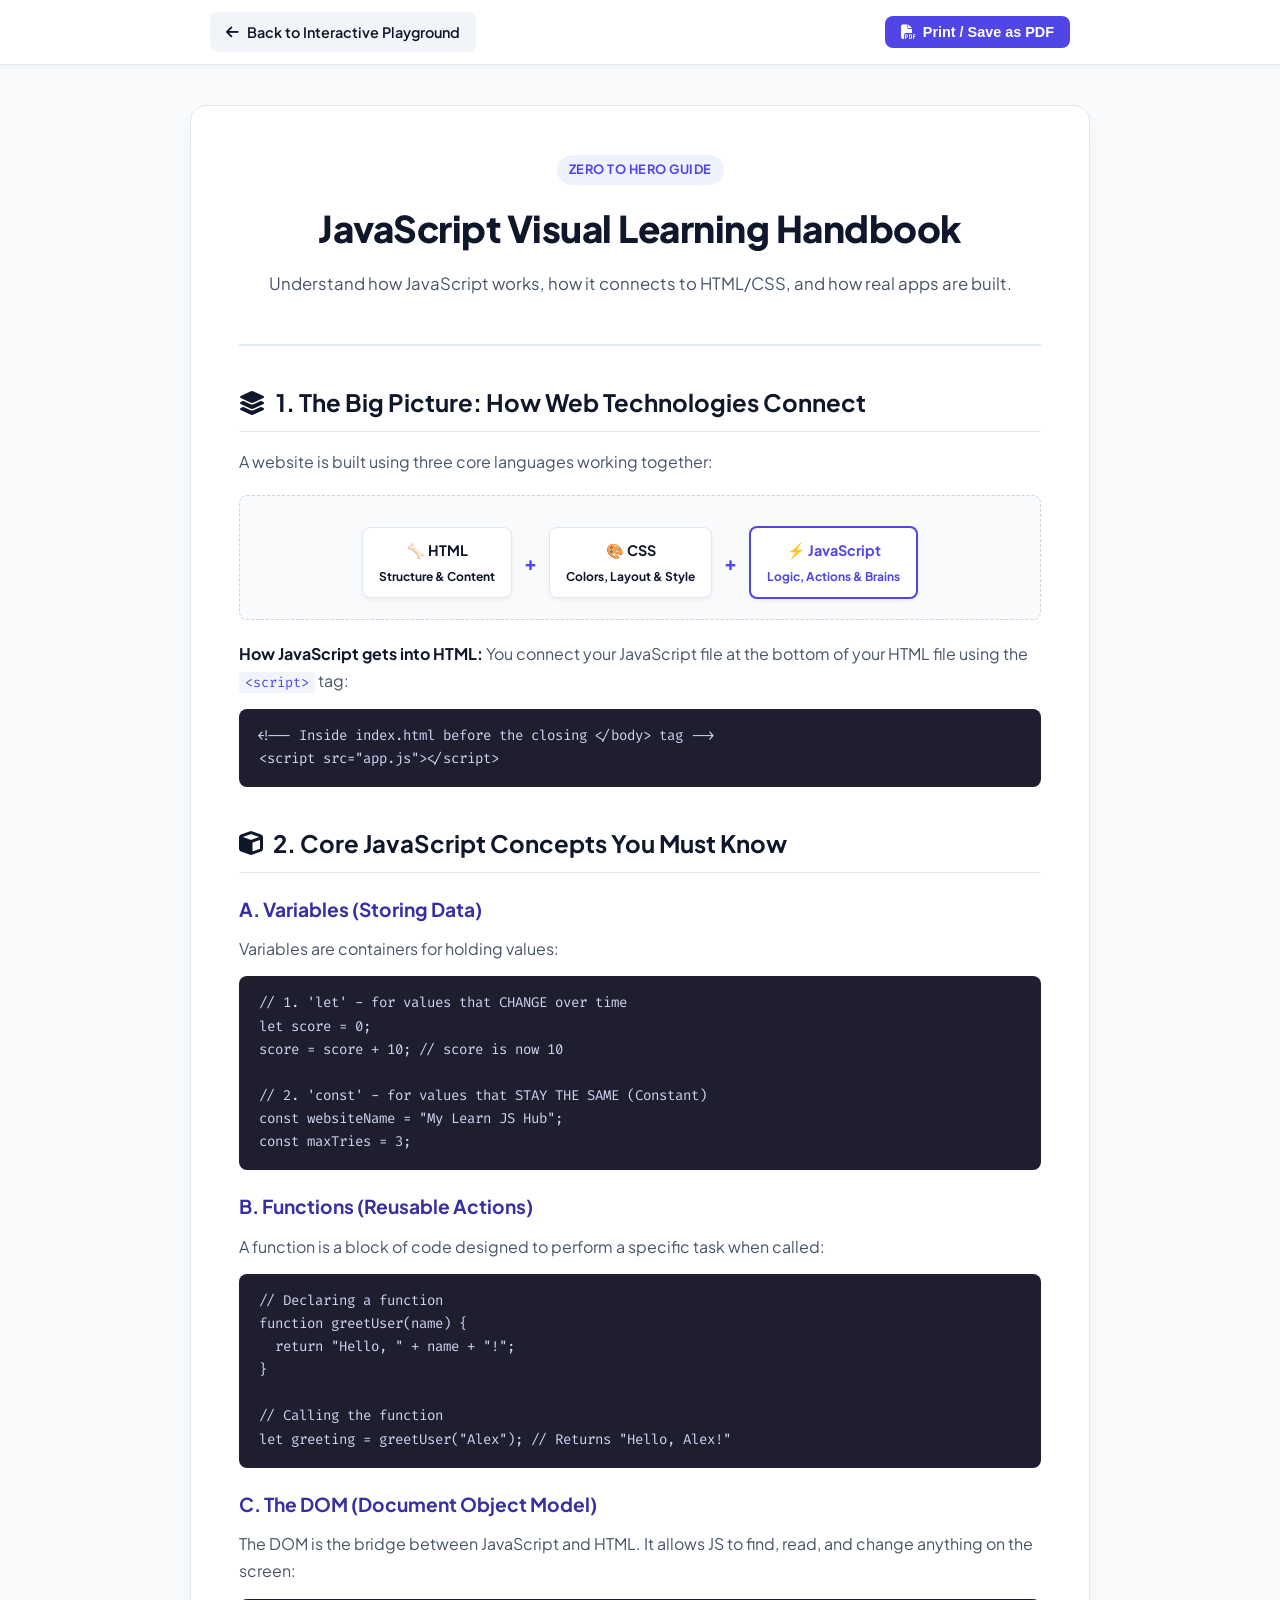
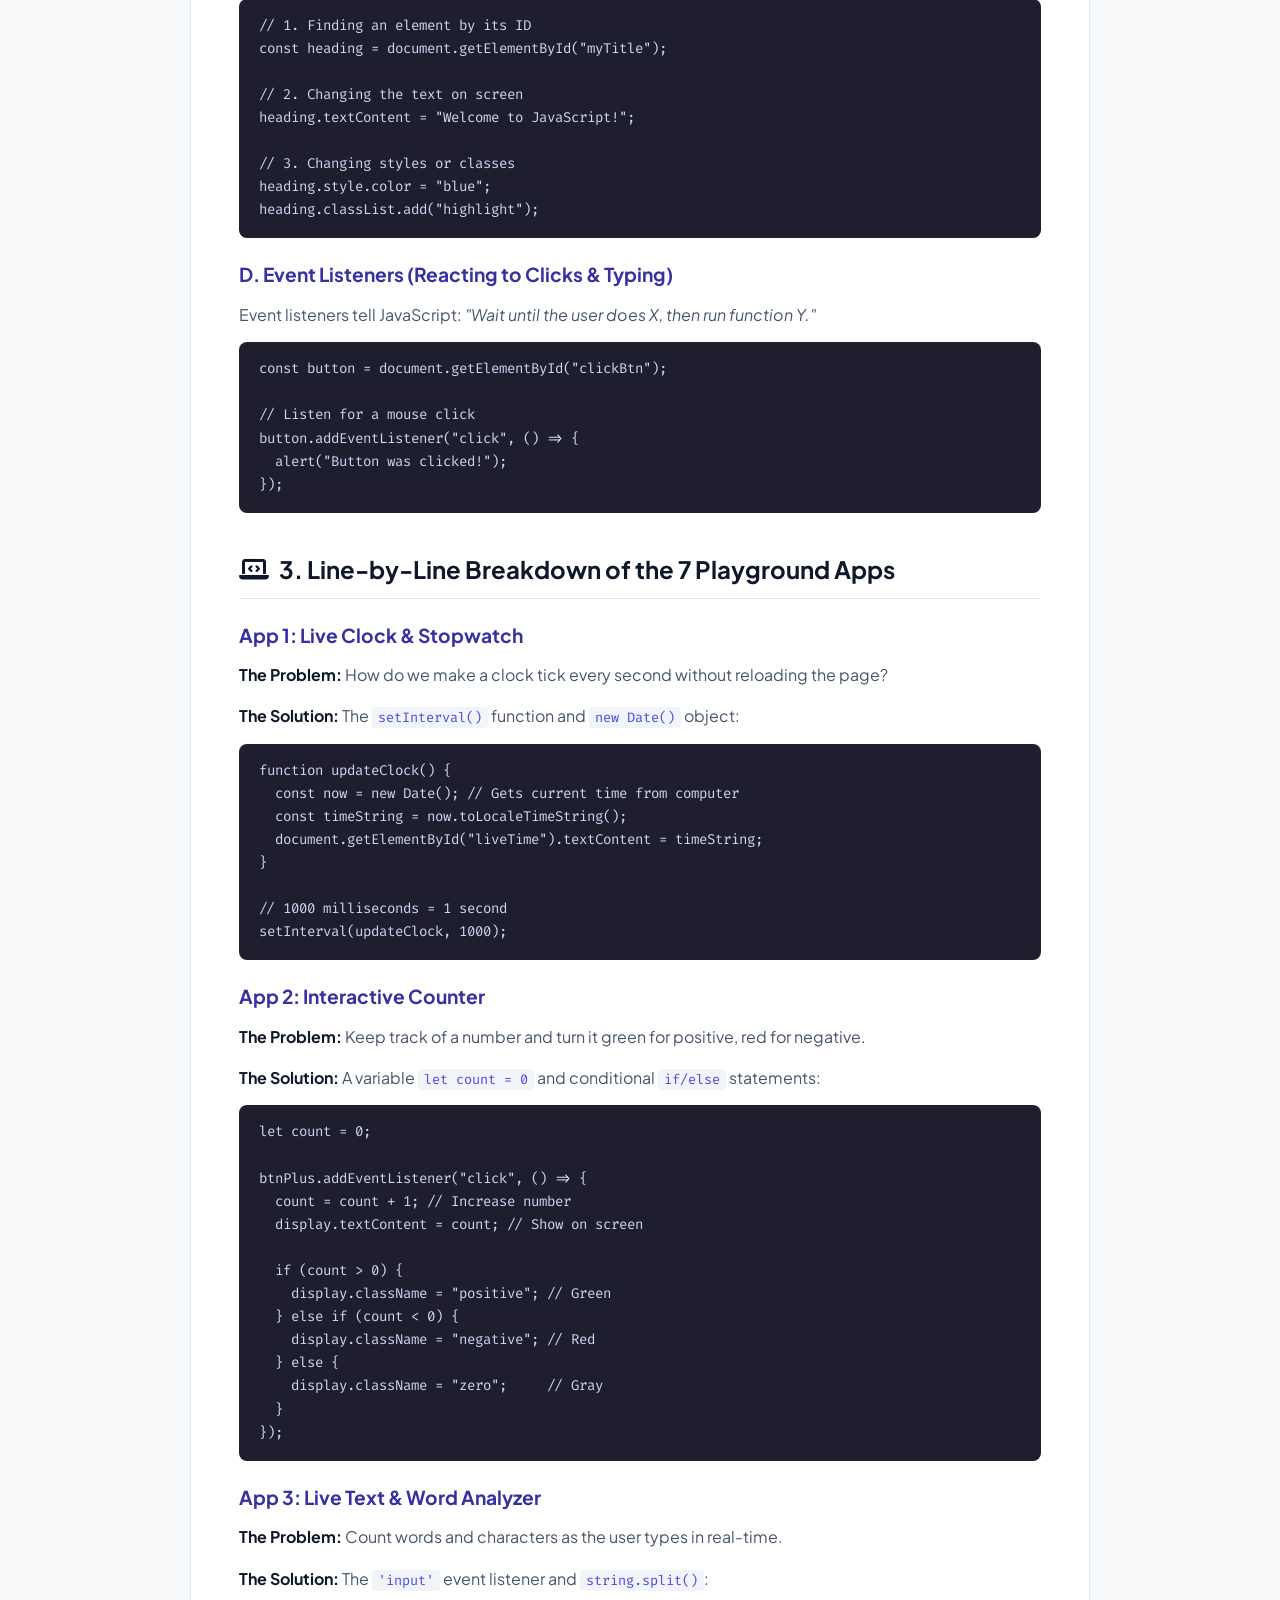
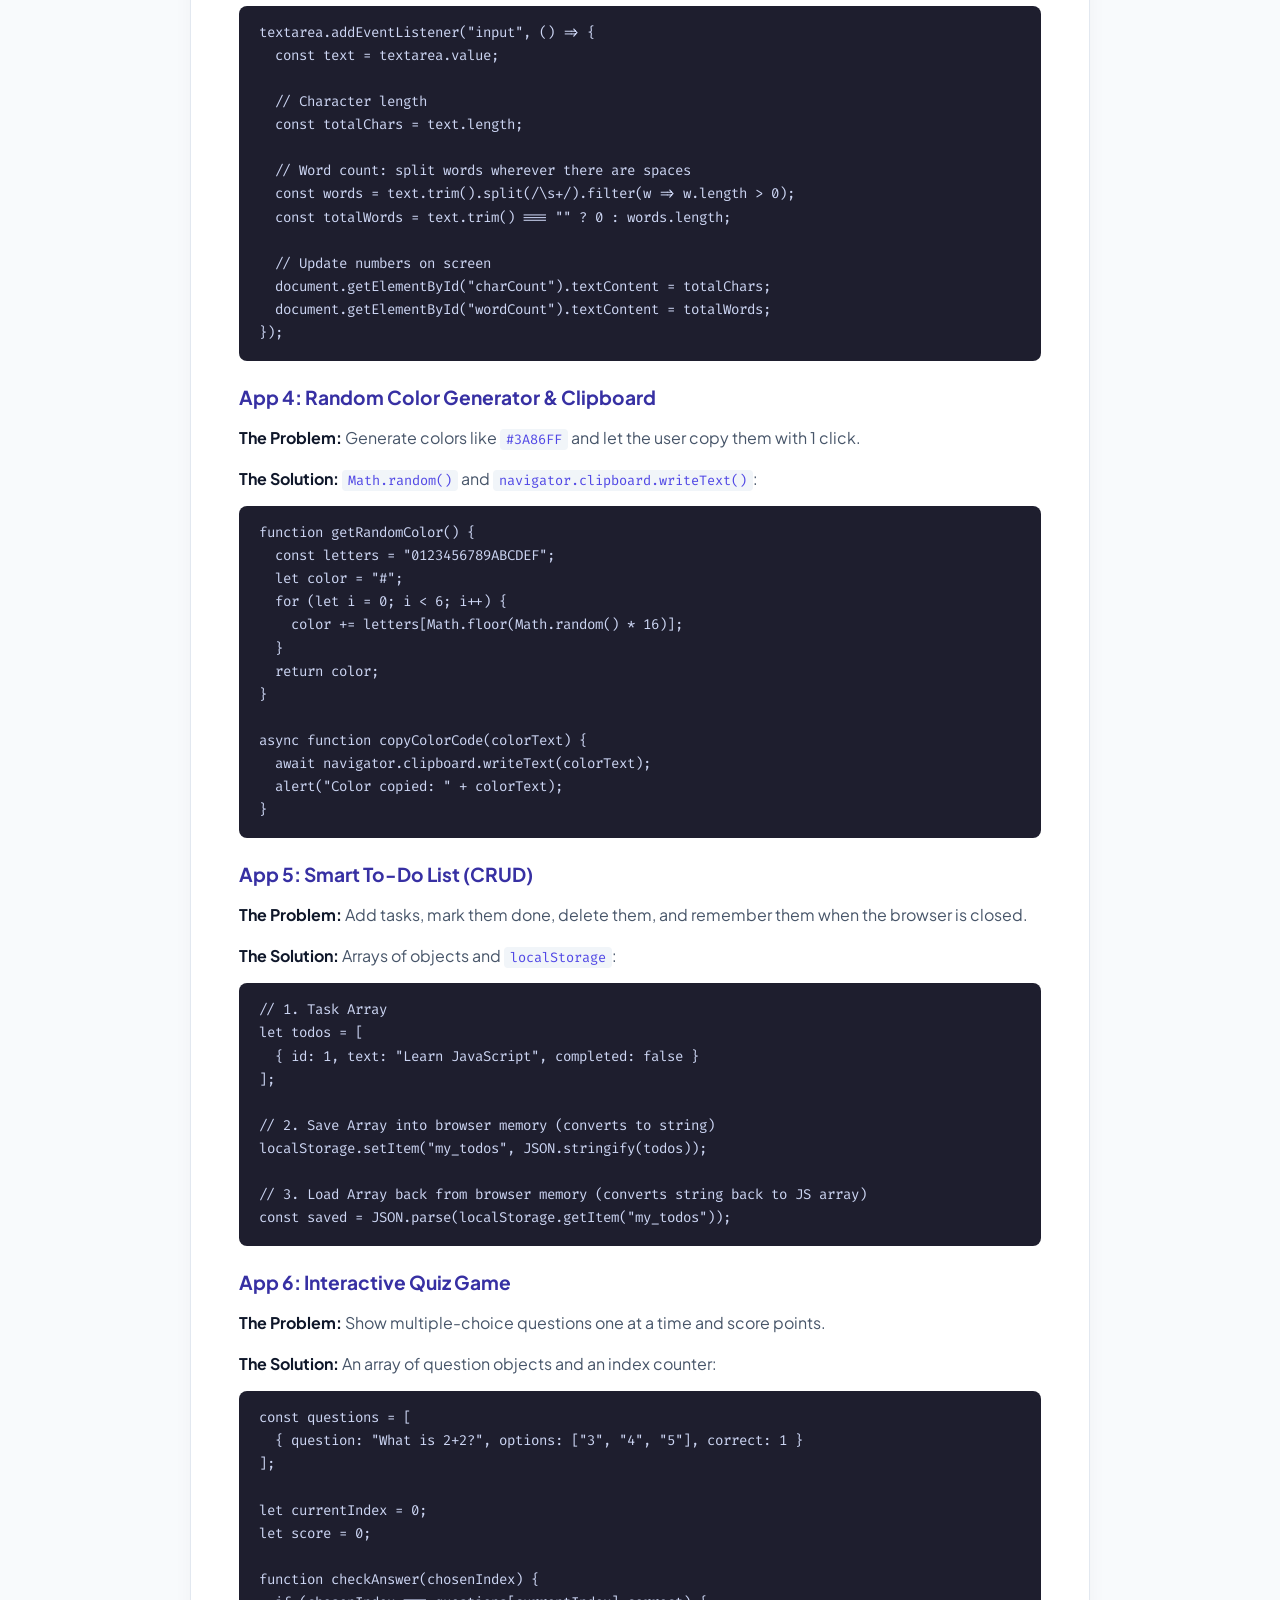
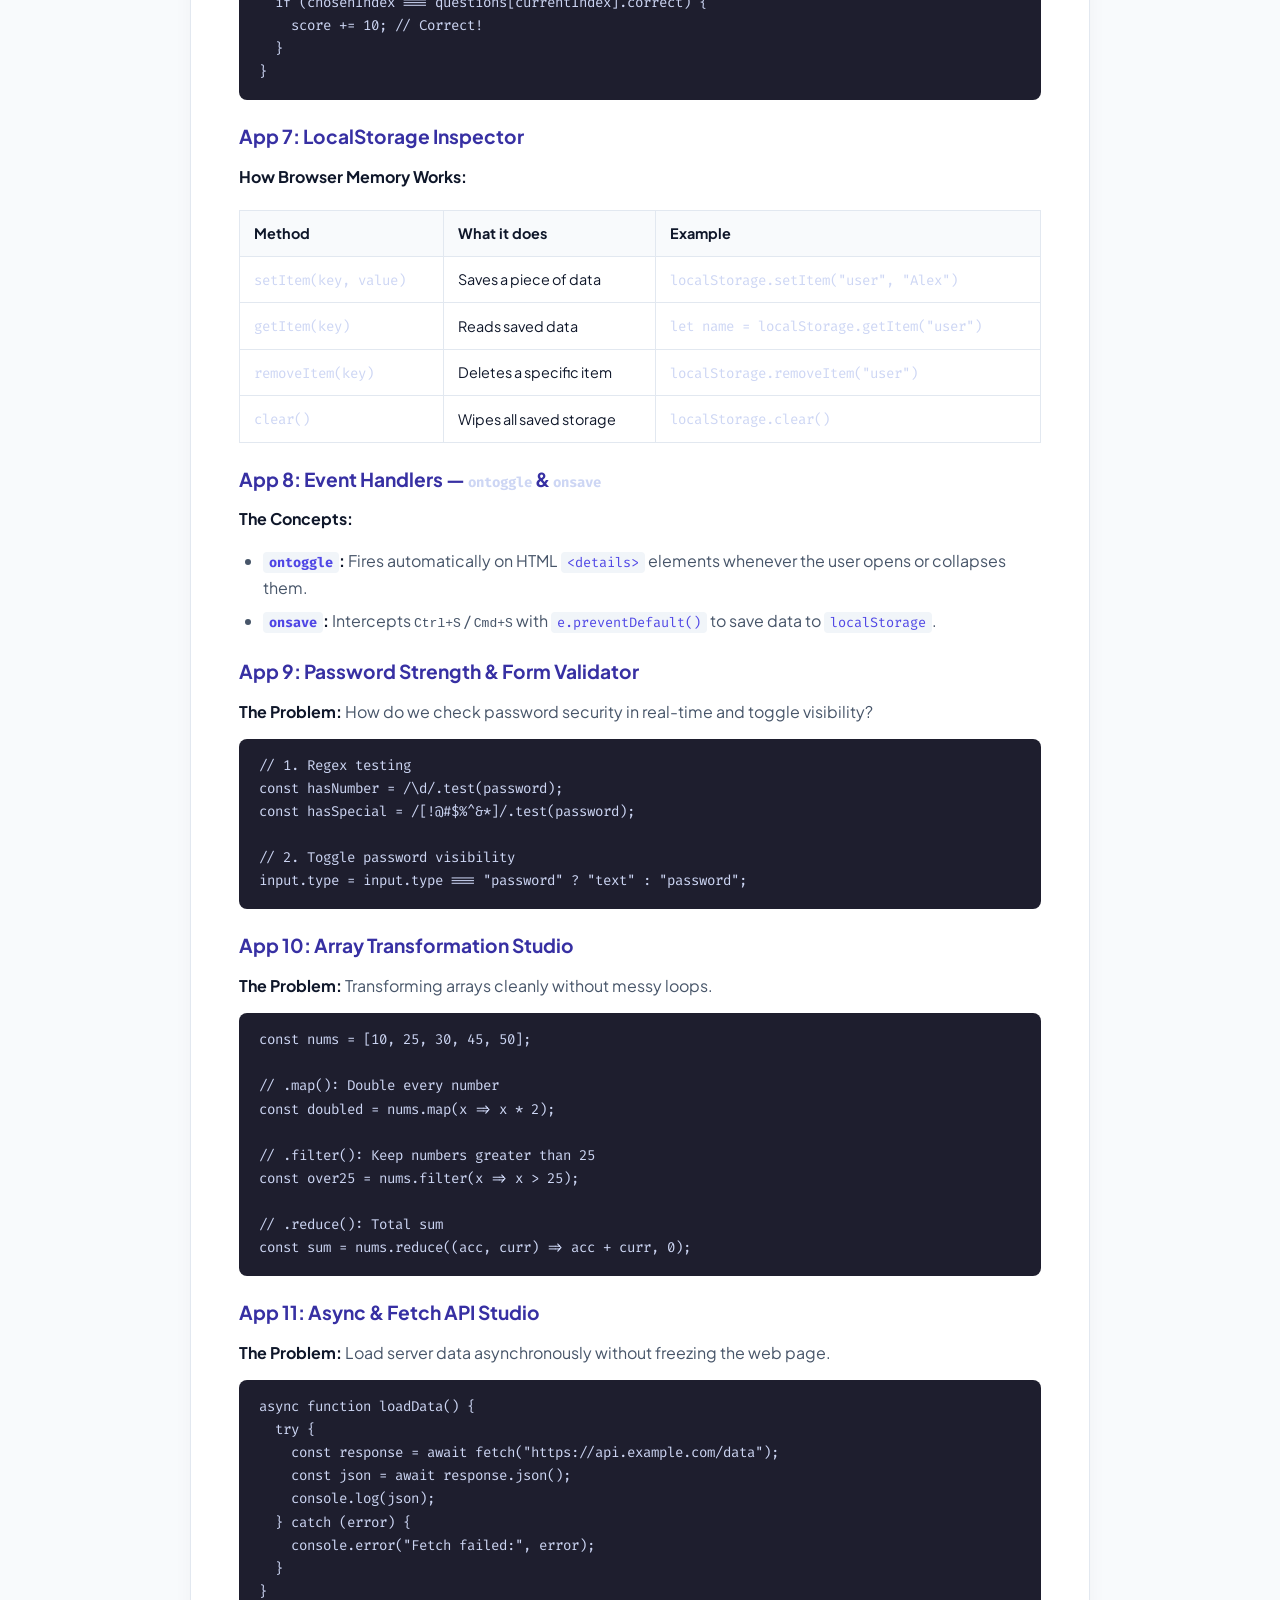
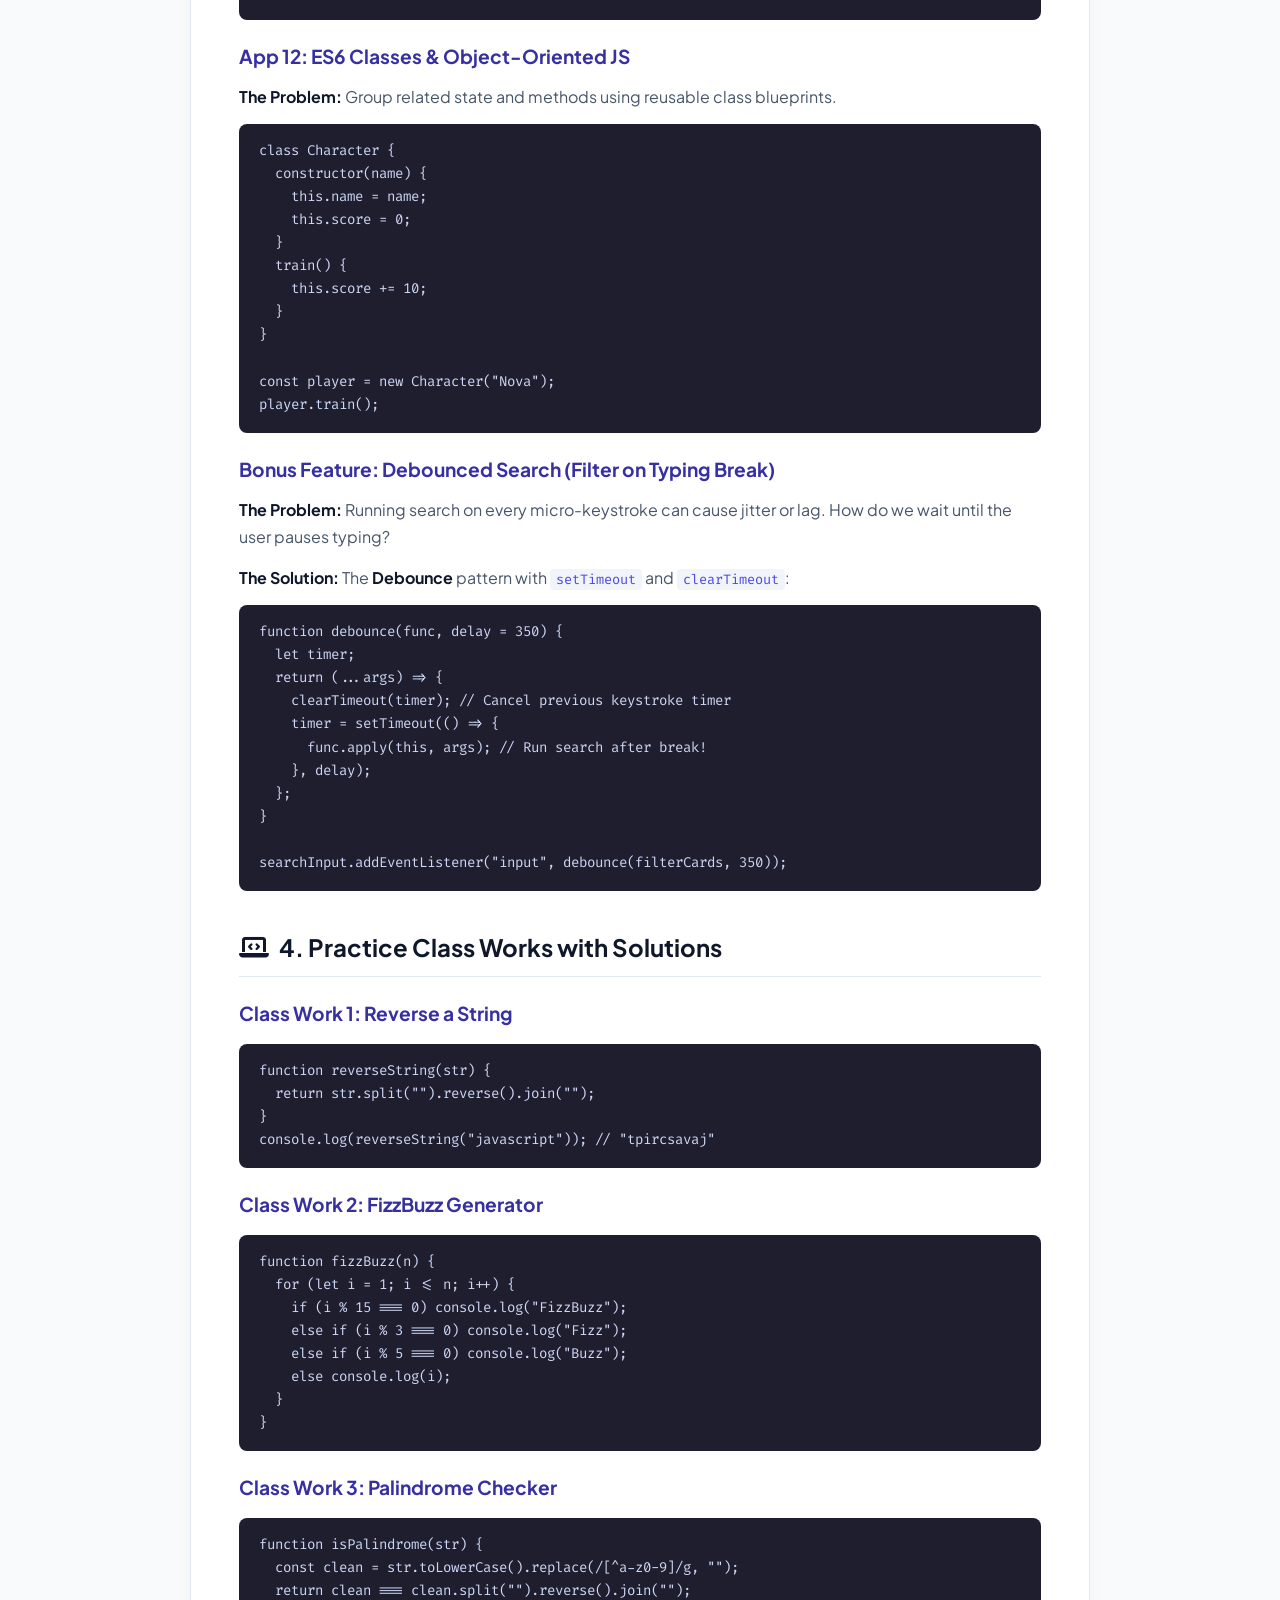
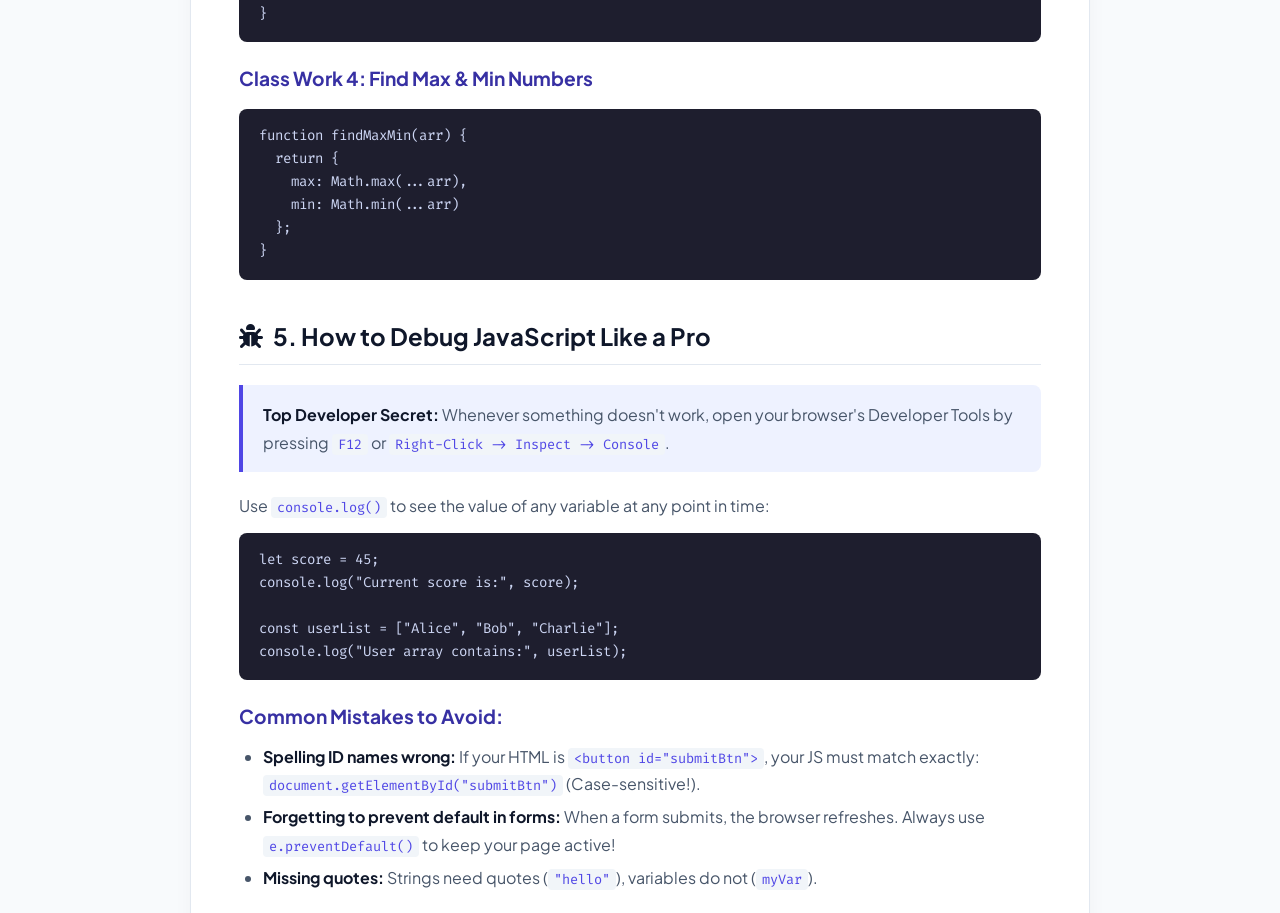
<file: new/learn-js-hub/guide.html>
<!DOCTYPE html>
<html lang="en">
<head>
  <meta charset="UTF-8">
  <meta name="viewport" content="width=device-width, initial-scale=1.0">
  <title>The Complete Beginner's JavaScript Handbook & PDF Guide</title>
  
  <!-- Fonts -->
  <link rel="preconnect" href="https://fonts.googleapis.com">
  <link rel="preconnect" href="https://fonts.gstatic.com" crossorigin>
  <link href="https://fonts.googleapis.com/css2?family=Fira+Code:wght@400;500;600&family=Plus+Jakarta+Sans:wght@400;500;600;700;800&display=swap" rel="stylesheet">
  
  <!-- Font Awesome -->
  <link rel="stylesheet" href="https://cdnjs.cloudflare.com/ajax/libs/font-awesome/6.5.1/css/all.min.css">

  <style>
    :root {
      --primary: #4f46e5;
      --primary-dark: #3730a3;
      --primary-light: #eef2ff;
      --text-dark: #0f172a;
      --text-muted: #475569;
      --bg-page: #f8fafc;
      --bg-card: #ffffff;
      --border-color: #e2e8f0;
      --code-bg: #1e1e2e;
      --code-text: #cdd6f4;
      --radius: 8px;
    }

    * {
      margin: 0;
      padding: 0;
      box-sizing: border-box;
    }

    body {
      font-family: 'Plus Jakarta Sans', -apple-system, sans-serif;
      background-color: var(--bg-page);
      color: var(--text-dark);
      line-height: 1.7;
      padding-bottom: 60px;
    }

    .top-toolbar {
      background: #ffffff;
      border-bottom: 1px solid var(--border-color);
      position: sticky;
      top: 0;
      z-index: 100;
      padding: 12px 0;
      box-shadow: 0 2px 4px rgba(0,0,0,0.04);
    }

    .toolbar-container {
      max-width: 900px;
      margin: 0 auto;
      padding: 0 20px;
      display: flex;
      justify-content: space-between;
      align-items: center;
    }

    .btn-action {
      display: inline-flex;
      align-items: center;
      gap: 8px;
      background-color: var(--primary);
      color: #ffffff;
      padding: 8px 16px;
      border-radius: var(--radius);
      font-size: 0.9rem;
      font-weight: 600;
      text-decoration: none;
      border: none;
      cursor: pointer;
      transition: background-color 0.2s ease;
    }

    .btn-action:hover {
      background-color: var(--primary-dark);
    }

    .btn-back {
      background-color: #f1f5f9;
      color: var(--text-dark);
    }

    .btn-back:hover {
      background-color: #e2e8f0;
    }

    .guide-wrapper {
      max-width: 900px;
      margin: 40px auto 0;
      background: var(--bg-card);
      padding: 48px;
      border-radius: 16px;
      border: 1px solid var(--border-color);
      box-shadow: 0 10px 25px -5px rgba(0,0,0,0.05);
    }

    .guide-header {
      text-align: center;
      padding-bottom: 32px;
      border-bottom: 2px solid var(--border-color);
      margin-bottom: 36px;
    }

    .badge-tag {
      background: var(--primary-light);
      color: var(--primary);
      font-weight: 700;
      font-size: 0.8rem;
      padding: 4px 12px;
      border-radius: 20px;
      text-transform: uppercase;
      letter-spacing: 0.5px;
      display: inline-block;
      margin-bottom: 12px;
    }

    h1 {
      font-size: 2.3rem;
      font-weight: 800;
      letter-spacing: -0.5px;
      margin-bottom: 10px;
    }

    .subtitle {
      color: var(--text-muted);
      font-size: 1.05rem;
    }

    h2 {
      font-size: 1.5rem;
      color: var(--text-dark);
      margin: 36px 0 16px;
      padding-bottom: 8px;
      border-bottom: 1px solid var(--border-color);
      display: flex;
      align-items: center;
      gap: 10px;
    }

    h3 {
      font-size: 1.2rem;
      margin: 20px 0 10px;
      color: var(--primary-dark);
    }

    p {
      margin-bottom: 14px;
      color: var(--text-muted);
    }

    strong {
      color: var(--text-dark);
    }

    .info-box {
      background-color: var(--primary-light);
      border-left: 4px solid var(--primary);
      padding: 16px 20px;
      border-radius: 0 var(--radius) var(--radius) 0;
      margin: 20px 0;
    }

    .info-box p:last-child {
      margin-bottom: 0;
    }

    .diagram-box {
      background: #f8fafc;
      border: 1px dashed #cbd5e1;
      border-radius: var(--radius);
      padding: 20px;
      margin: 20px 0;
      text-align: center;
    }

    .diagram-flow {
      display: flex;
      justify-content: center;
      align-items: center;
      gap: 12px;
      flex-wrap: wrap;
      margin-top: 10px;
    }

    .flow-node {
      background: #ffffff;
      border: 1px solid var(--border-color);
      padding: 10px 16px;
      border-radius: var(--radius);
      font-weight: 700;
      font-size: 0.9rem;
      box-shadow: 0 2px 4px rgba(0,0,0,0.05);
    }

    .flow-arrow {
      color: var(--primary);
      font-size: 1.2rem;
      font-weight: 800;
    }

    pre {
      background-color: var(--code-bg);
      padding: 16px 20px;
      border-radius: var(--radius);
      overflow-x: auto;
      margin: 14px 0 20px;
    }

    code {
      font-family: 'Fira Code', monospace;
      font-size: 0.88rem;
      color: var(--code-text);
      line-height: 1.6;
    }

    p code, li code {
      background-color: #f1f5f9;
      color: var(--primary);
      padding: 2px 6px;
      border-radius: 4px;
      font-size: 0.85em;
    }

    table {
      width: 100%;
      border-collapse: collapse;
      margin: 20px 0;
    }

    th, td {
      border: 1px solid var(--border-color);
      padding: 10px 14px;
      text-align: left;
      font-size: 0.9rem;
    }

    th {
      background-color: #f8fafc;
      font-weight: 700;
    }

    ul, ol {
      padding-left: 24px;
      margin-bottom: 16px;
      color: var(--text-muted);
    }

    li {
      margin-bottom: 6px;
    }

    /* Print / PDF Specific Styling */
    @media print {
      .top-toolbar {
        display: none !important;
      }
      body {
        background-color: #ffffff !important;
        padding: 0;
      }
      .guide-wrapper {
        border: none !important;
        box-shadow: none !important;
        padding: 0 !important;
        margin: 0 !important;
        max-width: 100% !important;
      }
      h2 {
        page-break-after: avoid;
        margin-top: 24px;
      }
      pre {
        page-break-inside: avoid;
        border: 1px solid #ddd;
      }
    }
  </style>
</head>
<body>

  <!-- ========================================================
       TOP TOOLBAR (PRINT & BACK TO LAB)
       ======================================================== -->
  <div class="top-toolbar">
    <div class="toolbar-container">
      <a href="index.html" class="btn-action btn-back">
        <i class="fa-solid fa-arrow-left"></i> Back to Interactive Playground
      </a>
      <button onclick="window.print()" class="btn-action">
        <i class="fa-solid fa-file-pdf"></i> Print / Save as PDF
      </button>
    </div>
  </div>

  <!-- ========================================================
       GUIDE CONTENT
       ======================================================== -->
  <div class="guide-wrapper">

    <!-- HEADER -->
    <header class="guide-header">
      <span class="badge-tag">Zero to Hero Guide</span>
      <h1>JavaScript Visual Learning Handbook</h1>
      <p class="subtitle">Understand how JavaScript works, how it connects to HTML/CSS, and how real apps are built.</p>
    </header>

    <!-- SECTION 1: THE BIG PICTURE -->
    <section>
      <h2><i class="fa-solid fa-layer-group"></i> 1. The Big Picture: How Web Technologies Connect</h2>
      <p>
        A website is built using three core languages working together:
      </p>
      
      <div class="diagram-box">
        <div class="diagram-flow">
          <div class="flow-node">🦴 HTML<br><small>Structure & Content</small></div>
          <span class="flow-arrow">+</span>
          <div class="flow-node">🎨 CSS<br><small>Colors, Layout & Style</small></div>
          <span class="flow-arrow">+</span>
          <div class="flow-node" style="border: 2px solid var(--primary); color: var(--primary);">⚡ JavaScript<br><small>Logic, Actions & Brains</small></div>
        </div>
      </div>

      <p>
        <strong>How JavaScript gets into HTML:</strong> You connect your JavaScript file at the bottom of your HTML file using the <code>&lt;script&gt;</code> tag:
      </p>
      <pre><code>&lt;!-- Inside index.html before the closing &lt;/body&gt; tag --&gt;
&lt;script src="app.js"&gt;&lt;/script&gt;</code></pre>
    </section>

    <!-- SECTION 2: JAVASCRIPT BUILDING BLOCKS -->
    <section>
      <h2><i class="fa-solid fa-cube"></i> 2. Core JavaScript Concepts You Must Know</h2>

      <h3>A. Variables (Storing Data)</h3>
      <p>Variables are containers for holding values:</p>
      <pre><code>// 1. 'let' - for values that CHANGE over time
let score = 0;
score = score + 10; // score is now 10

// 2. 'const' - for values that STAY THE SAME (Constant)
const websiteName = "My Learn JS Hub";
const maxTries = 3;</code></pre>

      <h3>B. Functions (Reusable Actions)</h3>
      <p>A function is a block of code designed to perform a specific task when called:</p>
      <pre><code>// Declaring a function
function greetUser(name) {
  return "Hello, " + name + "!";
}

// Calling the function
let greeting = greetUser("Alex"); // Returns "Hello, Alex!"</code></pre>

      <h3>C. The DOM (Document Object Model)</h3>
      <p>The DOM is the bridge between JavaScript and HTML. It allows JS to find, read, and change anything on the screen:</p>
      <pre><code>// 1. Finding an element by its ID
const heading = document.getElementById("myTitle");

// 2. Changing the text on screen
heading.textContent = "Welcome to JavaScript!";

// 3. Changing styles or classes
heading.style.color = "blue";
heading.classList.add("highlight");</code></pre>

      <h3>D. Event Listeners (Reacting to Clicks & Typing)</h3>
      <p>Event listeners tell JavaScript: <em>"Wait until the user does X, then run function Y."</em></p>
      <pre><code>const button = document.getElementById("clickBtn");

// Listen for a mouse click
button.addEventListener("click", () => {
  alert("Button was clicked!");
});</code></pre>
    </section>

    <!-- SECTION 3: CODE BREAKDOWN OF THE 7 MINI-APPS -->
    <section>
      <h2><i class="fa-solid fa-laptop-code"></i> 3. Line-by-Line Breakdown of the 7 Playground Apps</h2>

      <h3>App 1: Live Clock & Stopwatch</h3>
      <p><strong>The Problem:</strong> How do we make a clock tick every second without reloading the page?</p>
      <p><strong>The Solution:</strong> The <code>setInterval()</code> function and <code>new Date()</code> object:</p>
      <pre><code>function updateClock() {
  const now = new Date(); // Gets current time from computer
  const timeString = now.toLocaleTimeString();
  document.getElementById("liveTime").textContent = timeString;
}

// 1000 milliseconds = 1 second
setInterval(updateClock, 1000);</code></pre>

      <h3>App 2: Interactive Counter</h3>
      <p><strong>The Problem:</strong> Keep track of a number and turn it green for positive, red for negative.</p>
      <p><strong>The Solution:</strong> A variable <code>let count = 0</code> and conditional <code>if/else</code> statements:</p>
      <pre><code>let count = 0;

btnPlus.addEventListener("click", () => {
  count = count + 1; // Increase number
  display.textContent = count; // Show on screen

  if (count > 0) {
    display.className = "positive"; // Green
  } else if (count < 0) {
    display.className = "negative"; // Red
  } else {
    display.className = "zero";     // Gray
  }
});</code></pre>

      <h3>App 3: Live Text & Word Analyzer</h3>
      <p><strong>The Problem:</strong> Count words and characters as the user types in real-time.</p>
      <p><strong>The Solution:</strong> The <code>'input'</code> event listener and <code>string.split()</code>:</p>
      <pre><code>textarea.addEventListener("input", () => {
  const text = textarea.value;

  // Character length
  const totalChars = text.length;

  // Word count: split words wherever there are spaces
  const words = text.trim().split(/\s+/).filter(w => w.length > 0);
  const totalWords = text.trim() === "" ? 0 : words.length;

  // Update numbers on screen
  document.getElementById("charCount").textContent = totalChars;
  document.getElementById("wordCount").textContent = totalWords;
});</code></pre>

      <h3>App 4: Random Color Generator & Clipboard</h3>
      <p><strong>The Problem:</strong> Generate colors like <code>#3A86FF</code> and let the user copy them with 1 click.</p>
      <p><strong>The Solution:</strong> <code>Math.random()</code> and <code>navigator.clipboard.writeText()</code>:</p>
      <pre><code>function getRandomColor() {
  const letters = "0123456789ABCDEF";
  let color = "#";
  for (let i = 0; i < 6; i++) {
    color += letters[Math.floor(Math.random() * 16)];
  }
  return color;
}

async function copyColorCode(colorText) {
  await navigator.clipboard.writeText(colorText);
  alert("Color copied: " + colorText);
}</code></pre>

      <h3>App 5: Smart To-Do List (CRUD)</h3>
      <p><strong>The Problem:</strong> Add tasks, mark them done, delete them, and remember them when the browser is closed.</p>
      <p><strong>The Solution:</strong> Arrays of objects and <code>localStorage</code>:</p>
      <pre><code>// 1. Task Array
let todos = [
  { id: 1, text: "Learn JavaScript", completed: false }
];

// 2. Save Array into browser memory (converts to string)
localStorage.setItem("my_todos", JSON.stringify(todos));

// 3. Load Array back from browser memory (converts string back to JS array)
const saved = JSON.parse(localStorage.getItem("my_todos"));</code></pre>

      <h3>App 6: Interactive Quiz Game</h3>
      <p><strong>The Problem:</strong> Show multiple-choice questions one at a time and score points.</p>
      <p><strong>The Solution:</strong> An array of question objects and an index counter:</p>
      <pre><code>const questions = [
  { question: "What is 2+2?", options: ["3", "4", "5"], correct: 1 }
];

let currentIndex = 0;
let score = 0;

function checkAnswer(chosenIndex) {
  if (chosenIndex === questions[currentIndex].correct) {
    score += 10; // Correct!
  }
}</code></pre>

      <h3>App 7: LocalStorage Inspector</h3>
      <p><strong>How Browser Memory Works:</strong></p>
      <table>
        <thead>
          <tr>
            <th>Method</th>
            <th>What it does</th>
            <th>Example</th>
          </tr>
        </thead>
        <tbody>
          <tr>
            <td><code>setItem(key, value)</code></td>
            <td>Saves a piece of data</td>
            <td><code>localStorage.setItem("user", "Alex")</code></td>
          </tr>
          <tr>
            <td><code>getItem(key)</code></td>
            <td>Reads saved data</td>
            <td><code>let name = localStorage.getItem("user")</code></td>
          </tr>
          <tr>
            <td><code>removeItem(key)</code></td>
            <td>Deletes a specific item</td>
            <td><code>localStorage.removeItem("user")</code></td>
          </tr>
          <tr>
            <td><code>clear()</code></td>
            <td>Wipes all saved storage</td>
            <td><code>localStorage.clear()</code></td>
          </tr>
        </tbody>
      </table>

      <h3>App 8: Event Handlers — <code>ontoggle</code> & <code>onsave</code></h3>
      <p><strong>The Concepts:</strong></p>
      <ul>
        <li><strong><code>ontoggle</code>:</strong> Fires automatically on HTML <code>&lt;details&gt;</code> elements whenever the user opens or collapses them.</li>
        <li><strong><code>onsave</code>:</strong> Intercepts <kbd>Ctrl+S</kbd> / <kbd>Cmd+S</kbd> with <code>e.preventDefault()</code> to save data to <code>localStorage</code>.</li>
      </ul>

      <h3>App 9: Password Strength & Form Validator</h3>
      <p><strong>The Problem:</strong> How do we check password security in real-time and toggle visibility?</p>
      <pre><code>// 1. Regex testing
const hasNumber = /\d/.test(password);
const hasSpecial = /[!@#$%^&*]/.test(password);

// 2. Toggle password visibility
input.type = input.type === "password" ? "text" : "password";</code></pre>

      <h3>App 10: Array Transformation Studio</h3>
      <p><strong>The Problem:</strong> Transforming arrays cleanly without messy loops.</p>
      <pre><code>const nums = [10, 25, 30, 45, 50];

// .map(): Double every number
const doubled = nums.map(x => x * 2);

// .filter(): Keep numbers greater than 25
const over25 = nums.filter(x => x > 25);

// .reduce(): Total sum
const sum = nums.reduce((acc, curr) => acc + curr, 0);</code></pre>

      <h3>App 11: Async & Fetch API Studio</h3>
      <p><strong>The Problem:</strong> Load server data asynchronously without freezing the web page.</p>
      <pre><code>async function loadData() {
  try {
    const response = await fetch("https://api.example.com/data");
    const json = await response.json();
    console.log(json);
  } catch (error) {
    console.error("Fetch failed:", error);
  }
}</code></pre>

      <h3>App 12: ES6 Classes & Object-Oriented JS</h3>
      <p><strong>The Problem:</strong> Group related state and methods using reusable class blueprints.</p>
      <pre><code>class Character {
  constructor(name) {
    this.name = name;
    this.score = 0;
  }
  train() {
    this.score += 10;
  }
}

const player = new Character("Nova");
player.train();</code></pre>

      <h3>Bonus Feature: Debounced Search (Filter on Typing Break)</h3>
      <p><strong>The Problem:</strong> Running search on every micro-keystroke can cause jitter or lag. How do we wait until the user pauses typing?</p>
      <p><strong>The Solution:</strong> The <strong>Debounce</strong> pattern with <code>setTimeout</code> and <code>clearTimeout</code>:</p>
      <pre><code>function debounce(func, delay = 350) {
  let timer;
  return (...args) => {
    clearTimeout(timer); // Cancel previous keystroke timer
    timer = setTimeout(() => {
      func.apply(this, args); // Run search after break!
    }, delay);
  };
}

searchInput.addEventListener("input", debounce(filterCards, 350));</code></pre>
    </section>

    <!-- SECTION 4: CLASS WORKS & PRACTICE CODING EXERCISES -->
    <section>
      <h2><i class="fa-solid fa-laptop-code"></i> 4. Practice Class Works with Solutions</h2>
      
      <h3>Class Work 1: Reverse a String</h3>
      <pre><code>function reverseString(str) {
  return str.split("").reverse().join("");
}
console.log(reverseString("javascript")); // "tpircsavaj"</code></pre>

      <h3>Class Work 2: FizzBuzz Generator</h3>
      <pre><code>function fizzBuzz(n) {
  for (let i = 1; i <= n; i++) {
    if (i % 15 === 0) console.log("FizzBuzz");
    else if (i % 3 === 0) console.log("Fizz");
    else if (i % 5 === 0) console.log("Buzz");
    else console.log(i);
  }
}</code></pre>

      <h3>Class Work 3: Palindrome Checker</h3>
      <pre><code>function isPalindrome(str) {
  const clean = str.toLowerCase().replace(/[^a-z0-9]/g, "");
  return clean === clean.split("").reverse().join("");
}</code></pre>

      <h3>Class Work 4: Find Max & Min Numbers</h3>
      <pre><code>function findMaxMin(arr) {
  return {
    max: Math.max(...arr),
    min: Math.min(...arr)
  };
}</code></pre>
    </section>

    <!-- SECTION 5: BEGINNER CHEAT SHEET & DEBUGGING -->
    <section>
      <h2><i class="fa-solid fa-bug"></i> 5. How to Debug JavaScript Like a Pro</h2>
      <div class="info-box">
        <p><strong>Top Developer Secret:</strong> Whenever something doesn't work, open your browser's Developer Tools by pressing <code>F12</code> or <code>Right-Click -> Inspect -> Console</code>.</p>
      </div>

      <p>Use <code>console.log()</code> to see the value of any variable at any point in time:</p>
      <pre><code>let score = 45;
console.log("Current score is:", score);

const userList = ["Alice", "Bob", "Charlie"];
console.log("User array contains:", userList);</code></pre>

      <h3>Common Mistakes to Avoid:</h3>
      <ul>
        <li><strong>Spelling ID names wrong:</strong> If your HTML is <code>&lt;button id="submitBtn"&gt;</code>, your JS must match exactly: <code>document.getElementById("submitBtn")</code> (Case-sensitive!).</li>
        <li><strong>Forgetting to prevent default in forms:</strong> When a form submits, the browser refreshes. Always use <code>e.preventDefault()</code> to keep your page active!</li>
        <li><strong>Missing quotes:</strong> Strings need quotes (<code>"hello"</code>), variables do not (<code>myVar</code>).</li>
      </ul>
    </section>

  </div>

</body>
</html>
</file>
<file: new/learn-js-hub/style.css>
/* ==========================================================================
   CSS VARIABLES - LIGHT & DARK THEME PALETTES
   ========================================================================== */
:root {
  /* Light Theme (Default) */
  --bg-main: #f8fafc;
  --bg-card: #ffffff;
  --bg-card-header: #f1f5f9;
  --bg-card-sub: #f8fafc;
  --text-main: #0f172a;
  --text-muted: #64748b;
  --text-light: #94a3b8;
  
  --primary: #4f46e5;
  --primary-hover: #4338ca;
  --primary-light: #eef2ff;
  
  --success: #10b981;
  --success-light: #ecfdf5;
  --warning: #f59e0b;
  --danger: #ef4444;
  --danger-light: #fef2f2;
  
  --border-color: #e2e8f0;
  --border-focus: #818cf8;
  
  --code-bg: #1e1e2e;
  --code-text: #cdd6f4;
  --shadow-sm: 0 1px 3px rgba(0, 0, 0, 0.05);
  --shadow-md: 0 4px 6px -1px rgba(0, 0, 0, 0.08), 0 2px 4px -2px rgba(0, 0, 0, 0.05);
  --shadow-lg: 0 10px 15px -3px rgba(0, 0, 0, 0.1), 0 4px 6px -4px rgba(0, 0, 0, 0.05);
  
  --radius-sm: 6px;
  --radius-md: 10px;
  --radius-lg: 16px;
  --transition-fast: 0.2s ease;
  --transition-normal: 0.3s ease;
}

[data-theme="dark"] {
  /* Dark Theme */
  --bg-main: #0f172a;
  --bg-card: #1e293b;
  --bg-card-header: #172033;
  --bg-card-sub: #0f172a;
  --text-main: #f8fafc;
  --text-muted: #94a3b8;
  --text-light: #64748b;
  
  --primary: #6366f1;
  --primary-hover: #818cf8;
  --primary-light: #1e1b4b;
  
  --border-color: #334155;
  --border-focus: #6366f1;
  
  --code-bg: #0b0f19;
  --code-text: #e2e8f0;
  --shadow-sm: 0 1px 3px rgba(0, 0, 0, 0.3);
  --shadow-md: 0 4px 6px -1px rgba(0, 0, 0, 0.4);
  --shadow-lg: 0 10px 15px -3px rgba(0, 0, 0, 0.5);
}

/* ==========================================================================
   RESET & BASE STYLES
   ========================================================================== */
* {
  margin: 0;
  padding: 0;
  box-sizing: border-box;
}

body {
  font-family: 'Plus Jakarta Sans', -apple-system, BlinkMacSystemFont, 'Segoe UI', Roboto, sans-serif;
  background-color: var(--bg-main);
  color: var(--text-main);
  line-height: 1.6;
  transition: background-color var(--transition-normal), color var(--transition-normal);
  min-height: 100vh;
  display: flex;
  flex-direction: column;
}

.container {
  width: 100%;
  max-width: 1200px;
  margin: 0 auto;
  padding: 0 20px;
}

/* ==========================================================================
   HEADER & NAVIGATION
   ========================================================================== */
.header {
  background-color: var(--bg-card);
  border-bottom: 1px solid var(--border-color);
  padding: 16px 0;
  position: sticky;
  top: 0;
  z-index: 50;
  backdrop-filter: blur(8px);
  box-shadow: var(--shadow-sm);
}

.header-container {
  display: flex;
  justify-content: space-between;
  align-items: center;
}

.logo {
  display: flex;
  align-items: center;
  gap: 14px;
}

.logo-icon {
  font-size: 2rem;
  color: #f7df1e; /* Iconic JavaScript Yellow */
  background: #000000;
  width: 44px;
  height: 44px;
  display: flex;
  align-items: center;
  justify-content: center;
  border-radius: var(--radius-md);
  box-shadow: 0 4px 10px rgba(247, 223, 30, 0.3);
}

.logo-text h1 {
  font-size: 1.3rem;
  font-weight: 800;
  letter-spacing: -0.5px;
}

.logo-text .highlight {
  color: var(--primary);
}

.logo-text p {
  font-size: 0.8rem;
  color: var(--text-muted);
}

.header-actions {
  display: flex;
  align-items: center;
  gap: 12px;
}

/* ==========================================================================
   HERO / BANNER SECTION
   ========================================================================== */
.hero-banner {
  background: linear-gradient(135deg, var(--primary-light) 0%, var(--bg-main) 100%);
  padding: 36px 0 24px;
  border-bottom: 1px solid var(--border-color);
}

.hero-content {
  text-align: center;
  max-width: 800px;
  margin: 0 auto;
}

.hero-content h2 {
  font-size: 1.85rem;
  font-weight: 800;
  margin-bottom: 12px;
  letter-spacing: -0.5px;
}

.hero-content p {
  color: var(--text-muted);
  font-size: 1rem;
  margin-bottom: 20px;
}

.badge-code {
  background-color: var(--primary);
  color: #ffffff;
  padding: 3px 8px;
  border-radius: 4px;
  font-size: 0.85rem;
  font-family: 'Fira Code', monospace;
  display: inline-flex;
  align-items: center;
  gap: 5px;
}

.quick-stats {
  display: flex;
  justify-content: center;
  flex-wrap: wrap;
  gap: 20px;
}

.stat-item {
  display: flex;
  align-items: center;
  gap: 8px;
  background-color: var(--bg-card);
  border: 1px solid var(--border-color);
  padding: 8px 16px;
  border-radius: 30px;
  font-size: 0.85rem;
  color: var(--text-main);
  box-shadow: var(--shadow-sm);
}

.stat-item i {
  color: var(--primary);
}

/* ==========================================================================
   SEARCH & FILTER SECTION
   ========================================================================== */
.search-section {
  background-color: var(--bg-card);
  border-bottom: 1px solid var(--border-color);
  padding: 24px 0 20px;
}

.search-box-wrapper {
  max-width: 860px;
  margin: 0 auto;
  display: flex;
  flex-direction: column;
  gap: 16px;
}

.search-input-group {
  position: relative;
  display: flex;
  align-items: center;
}

.search-icon {
  position: absolute;
  left: 18px;
  color: var(--text-muted);
  font-size: 1.1rem;
  pointer-events: none;
}

.search-input {
  width: 100%;
  padding: 14px 48px 14px 48px;
  border-radius: 30px;
  border: 2px solid var(--border-color);
  background-color: var(--bg-card-sub);
  color: var(--text-main);
  font-family: inherit;
  font-size: 1rem;
  box-shadow: var(--shadow-sm);
  transition: all var(--transition-fast);
}

.search-input:focus {
  outline: none;
  border-color: var(--primary);
  background-color: var(--bg-card);
  box-shadow: 0 0 0 4px rgba(99, 102, 241, 0.15);
}

.btn-clear-search {
  position: absolute;
  right: 16px;
  background: none;
  border: none;
  color: var(--text-muted);
  cursor: pointer;
  font-size: 1.1rem;
  padding: 6px;
  display: flex;
  align-items: center;
  justify-content: center;
  border-radius: 50%;
  transition: all var(--transition-fast);
}

.btn-clear-search:hover {
  color: var(--danger);
  background-color: var(--danger-light);
}

.filter-chips {
  display: flex;
  align-items: center;
  flex-wrap: wrap;
  gap: 8px;
  justify-content: center;
}

.chips-label {
  font-size: 0.8rem;
  font-weight: 700;
  color: var(--text-muted);
  text-transform: uppercase;
  margin-right: 4px;
}

.chip-btn {
  background-color: var(--bg-card-sub);
  color: var(--text-muted);
  border: 1px solid var(--border-color);
  padding: 6px 14px;
  border-radius: 20px;
  font-size: 0.82rem;
  font-weight: 600;
  cursor: pointer;
  transition: all var(--transition-fast);
}

.chip-btn:hover {
  color: var(--primary);
  border-color: var(--primary);
}

.chip-btn.active {
  background-color: var(--primary);
  color: #ffffff;
  border-color: var(--primary);
  box-shadow: 0 2px 6px rgba(79, 70, 229, 0.3);
}

.search-feedback-bar {
  text-align: center;
  margin-top: 10px;
  font-size: 0.85rem;
  color: var(--text-muted);
  font-weight: 600;
}

/* No Results Found Box */
.no-results-box {
  text-align: center;
  padding: 60px 20px;
  background-color: var(--bg-card);
  border: 2px dashed var(--border-color);
  border-radius: var(--radius-lg);
  margin-bottom: 24px;
}

.no-results-icon {
  font-size: 3rem;
  color: var(--text-light);
  margin-bottom: 16px;
}

.no-results-box h3 {
  font-size: 1.3rem;
  margin-bottom: 8px;
  color: var(--text-main);
}

.no-results-box p {
  color: var(--text-muted);
  font-size: 0.95rem;
}

/* ==========================================================================
   MAIN APPS GRID
   ========================================================================== */
.main-content {
  padding: 30px 20px 60px;
  flex-grow: 1;
}

.apps-grid {
  display: grid;
  grid-template-columns: repeat(auto-fit, minmax(340px, 1fr));
  gap: 24px;
}

/* ==========================================================================
   APP CARDS
   ========================================================================== */
.card {
  background-color: var(--bg-card);
  border: 1px solid var(--border-color);
  border-radius: var(--radius-lg);
  box-shadow: var(--shadow-md);
  overflow: hidden;
  display: flex;
  flex-direction: column;
  transition: transform var(--transition-fast), box-shadow var(--transition-fast);
}

.card:hover {
  transform: translateY(-3px);
  box-shadow: var(--shadow-lg);
}

.card-header {
  background-color: var(--bg-card-header);
  padding: 16px 20px;
  border-bottom: 1px solid var(--border-color);
  display: flex;
  justify-content: space-between;
  align-items: center;
}

.card-title {
  display: flex;
  align-items: center;
  gap: 12px;
}

.card-icon {
  font-size: 1.25rem;
  color: var(--primary);
  background-color: var(--bg-card);
  width: 36px;
  height: 36px;
  display: flex;
  align-items: center;
  justify-content: center;
  border-radius: var(--radius-sm);
  border: 1px solid var(--border-color);
}

.card-title h3 {
  font-size: 1.05rem;
  font-weight: 700;
  line-height: 1.2;
}

.concept-tags {
  display: flex;
  gap: 6px;
  margin-top: 4px;
}

.tag {
  font-family: 'Fira Code', monospace;
  font-size: 0.7rem;
  background-color: var(--primary-light);
  color: var(--primary);
  padding: 2px 6px;
  border-radius: 4px;
  font-weight: 500;
}

.btn-inspect {
  background-color: var(--bg-card);
  color: var(--text-muted);
  border: 1px solid var(--border-color);
  padding: 6px 10px;
  font-size: 0.75rem;
  font-weight: 600;
  border-radius: var(--radius-sm);
  cursor: pointer;
  display: flex;
  align-items: center;
  gap: 6px;
  transition: all var(--transition-fast);
}

.btn-inspect:hover {
  color: var(--primary);
  border-color: var(--primary);
  background-color: var(--primary-light);
}

.card-body {
  padding: 20px;
  flex-grow: 1;
  display: flex;
  flex-direction: column;
}

.card-desc {
  font-size: 0.88rem;
  color: var(--text-muted);
  margin-bottom: 16px;
}

/* ==========================================================================
   APP SPECIFIC STYLING
   ========================================================================== */

/* 1. Clock App */
.clock-display {
  background-color: var(--bg-card-sub);
  border: 1px solid var(--border-color);
  padding: 16px;
  border-radius: var(--radius-md);
  text-align: center;
  margin-bottom: 16px;
}

.time-text {
  font-family: 'Fira Code', monospace;
  font-size: 2.2rem;
  font-weight: 700;
  color: var(--primary);
  letter-spacing: 2px;
}

.date-text {
  font-size: 0.85rem;
  color: var(--text-muted);
  margin-top: 4px;
}

.stopwatch-container {
  background-color: var(--bg-card-sub);
  border: 1px dashed var(--border-color);
  padding: 12px;
  border-radius: var(--radius-md);
  text-align: center;
}

.sub-label {
  font-size: 0.75rem;
  text-transform: uppercase;
  letter-spacing: 0.5px;
  color: var(--text-light);
  margin-bottom: 4px;
  font-weight: 700;
}

.stopwatch-digits {
  font-family: 'Fira Code', monospace;
  font-size: 1.5rem;
  font-weight: 600;
  margin-bottom: 10px;
}

/* 2. Counter App */
.counter-display {
  font-family: 'Fira Code', monospace;
  font-size: 4rem;
  font-weight: 800;
  margin: 10px 0;
  transition: color 0.15s ease, transform 0.1s ease;
}

.counter-display.positive { color: var(--success); }
.counter-display.negative { color: var(--danger); }
.counter-display.zero { color: var(--text-muted); }

.step-control {
  margin-bottom: 16px;
  display: flex;
  align-items: center;
  justify-content: center;
  gap: 10px;
  font-size: 0.9rem;
}

/* 3. Text Analyzer */
.text-input {
  width: 100%;
  padding: 10px 14px;
  border-radius: var(--radius-md);
  border: 1px solid var(--border-color);
  background-color: var(--bg-card-sub);
  color: var(--text-main);
  font-family: inherit;
  font-size: 0.95rem;
  resize: vertical;
  transition: border-color var(--transition-fast), box-shadow var(--transition-fast);
}

.text-input:focus {
  outline: none;
  border-color: var(--border-focus);
  box-shadow: 0 0 0 3px rgba(99, 102, 241, 0.15);
}

.stats-grid {
  display: grid;
  grid-template-columns: repeat(4, 1fr);
  gap: 8px;
  margin: 14px 0;
}

.mini-stat {
  background-color: var(--bg-card-sub);
  border: 1px solid var(--border-color);
  padding: 10px 6px;
  border-radius: var(--radius-sm);
  text-align: center;
}

.stat-number {
  display: block;
  font-family: 'Fira Code', monospace;
  font-size: 1.15rem;
  font-weight: 700;
  color: var(--primary);
}

.stat-label {
  font-size: 0.7rem;
  color: var(--text-muted);
  text-transform: uppercase;
}

.text-actions {
  display: flex;
  gap: 8px;
}

/* 4. Color Generator */
.color-box {
  background-color: #6366f1;
  color: #ffffff;
  height: 100px;
  border-radius: var(--radius-md);
  display: flex;
  flex-direction: column;
  align-items: center;
  justify-content: center;
  cursor: pointer;
  box-shadow: var(--shadow-sm);
  transition: transform var(--transition-fast), box-shadow var(--transition-fast);
  margin-bottom: 14px;
  position: relative;
}

.color-box:hover {
  transform: scale(1.02);
  box-shadow: var(--shadow-md);
}

#colorHexText {
  font-family: 'Fira Code', monospace;
  font-size: 1.6rem;
  font-weight: 700;
  text-shadow: 0 2px 4px rgba(0,0,0,0.3);
}

.copy-hint {
  font-size: 0.75rem;
  opacity: 0.9;
  margin-top: 4px;
  text-shadow: 0 1px 3px rgba(0,0,0,0.3);
}

.palette-preview {
  display: grid;
  grid-template-columns: repeat(5, 1fr);
  gap: 6px;
  height: 38px;
  margin-bottom: 16px;
}

.palette-swatch {
  border-radius: var(--radius-sm);
  cursor: pointer;
  border: 1px solid rgba(0,0,0,0.1);
  transition: transform var(--transition-fast);
}

.palette-swatch:hover {
  transform: translateY(-2px);
}

/* 5. To-Do List */
.todo-input-group {
  display: flex;
  gap: 8px;
  margin-bottom: 14px;
}

.todo-filter-bar {
  display: flex;
  justify-content: space-between;
  align-items: center;
  font-size: 0.8rem;
  color: var(--text-muted);
  margin-bottom: 12px;
  padding-bottom: 8px;
  border-bottom: 1px solid var(--border-color);
}

.filter-buttons {
  display: flex;
  gap: 4px;
}

.filter-btn {
  background: none;
  border: none;
  padding: 3px 8px;
  border-radius: 4px;
  font-size: 0.75rem;
  color: var(--text-muted);
  cursor: pointer;
}

.filter-btn.active {
  background-color: var(--primary-light);
  color: var(--primary);
  font-weight: 700;
}

.todo-list {
  list-style: none;
  max-height: 220px;
  overflow-y: auto;
  display: flex;
  flex-direction: column;
  gap: 8px;
}

.todo-item {
  display: flex;
  align-items: center;
  justify-content: space-between;
  background-color: var(--bg-card-sub);
  border: 1px solid var(--border-color);
  padding: 10px 12px;
  border-radius: var(--radius-md);
  transition: all var(--transition-fast);
}

.todo-item.completed .todo-text {
  text-decoration: line-through;
  color: var(--text-light);
}

.todo-left {
  display: flex;
  align-items: center;
  gap: 10px;
  flex-grow: 1;
}

.todo-checkbox {
  width: 18px;
  height: 18px;
  cursor: pointer;
  accent-color: var(--primary);
}

.todo-text {
  font-size: 0.92rem;
  cursor: pointer;
  word-break: break-all;
}

.todo-delete-btn {
  background: none;
  border: none;
  color: var(--text-light);
  cursor: pointer;
  padding: 4px;
  border-radius: 4px;
  transition: color var(--transition-fast);
}

.todo-delete-btn:hover {
  color: var(--danger);
}

.empty-todo-msg {
  text-align: center;
  color: var(--text-light);
  font-size: 0.85rem;
  padding: 24px 0;
}

/* 6. Quiz Box */
.quiz-box {
  background-color: var(--bg-card-sub);
  border: 1px solid var(--border-color);
  border-radius: var(--radius-md);
  padding: 16px;
}

.quiz-progress-bar {
  height: 6px;
  background-color: var(--border-color);
  border-radius: 3px;
  overflow: hidden;
  margin-bottom: 12px;
}

.progress-fill {
  height: 100%;
  background-color: var(--primary);
  transition: width 0.3s ease;
}

.quiz-meta {
  display: flex;
  justify-content: space-between;
  font-size: 0.8rem;
  color: var(--text-muted);
  font-weight: 600;
  margin-bottom: 10px;
}

.quiz-question {
  font-size: 1.05rem;
  font-weight: 700;
  margin-bottom: 14px;
  color: var(--text-main);
}

.quiz-options {
  display: flex;
  flex-direction: column;
  gap: 8px;
  margin-bottom: 14px;
}

.quiz-option-btn {
  text-align: left;
  background-color: var(--bg-card);
  border: 1px solid var(--border-color);
  padding: 10px 14px;
  border-radius: var(--radius-md);
  font-size: 0.9rem;
  color: var(--text-main);
  cursor: pointer;
  transition: all var(--transition-fast);
  display: flex;
  align-items: center;
  justify-content: space-between;
}

.quiz-option-btn:hover:not([disabled]) {
  border-color: var(--primary);
  background-color: var(--primary-light);
}

.quiz-option-btn.correct {
  background-color: var(--success-light);
  border-color: var(--success);
  color: var(--success);
  font-weight: 700;
}

.quiz-option-btn.wrong {
  background-color: var(--danger-light);
  border-color: var(--danger);
  color: var(--danger);
  font-weight: 700;
}

.quiz-feedback {
  padding: 10px;
  border-radius: var(--radius-sm);
  font-size: 0.85rem;
  margin-bottom: 12px;
}

.quiz-feedback.correct {
  background-color: var(--success-light);
  color: var(--success);
  border: 1px solid var(--success);
}

.quiz-feedback.wrong {
  background-color: var(--danger-light);
  color: var(--danger);
  border: 1px solid var(--danger);
}

/* 7. Storage Inspector */
.storage-viewer {
  background-color: var(--code-bg);
  border-radius: var(--radius-md);
  padding: 14px;
  font-family: 'Fira Code', monospace;
  font-size: 0.85rem;
  display: flex;
  flex-direction: column;
  gap: 8px;
}

.storage-row {
  display: flex;
  justify-content: space-between;
  align-items: center;
  border-bottom: 1px solid rgba(255,255,255,0.08);
  padding-bottom: 6px;
}

.storage-row:last-child {
  border-bottom: none;
  padding-bottom: 0;
}

.storage-key {
  color: #89b4fa;
}

.storage-value {
  color: #a6e3a1;
  max-width: 180px;
  overflow: hidden;
  text-overflow: ellipsis;
  white-space: nowrap;
}

/* 8. Handlers: ontoggle & onsave */
.handler-section {
  background-color: var(--bg-card-sub);
  border: 1px solid var(--border-color);
  padding: 14px;
  border-radius: var(--radius-md);
}

.handler-label {
  display: flex;
  justify-content: space-between;
  align-items: center;
  font-size: 0.85rem;
  margin-bottom: 8px;
}

.badge-status {
  font-family: 'Fira Code', monospace;
  font-size: 0.72rem;
  padding: 2px 8px;
  border-radius: 12px;
  font-weight: 700;
  text-transform: uppercase;
}

.badge-status.closed {
  background-color: var(--bg-card);
  color: var(--text-muted);
  border: 1px solid var(--border-color);
}

.badge-status.open {
  background-color: var(--primary-light);
  color: var(--primary);
  border: 1px solid var(--primary);
}

.badge-status.saved {
  background-color: var(--success-light);
  color: var(--success);
  border: 1px solid var(--success);
}

.badge-status.unsaved {
  background-color: var(--danger-light);
  color: var(--danger);
  border: 1px solid var(--danger);
}

.custom-details {
  background-color: var(--bg-card);
  border: 1px solid var(--border-color);
  border-radius: var(--radius-sm);
  overflow: hidden;
}

.details-summary {
  padding: 10px 14px;
  font-size: 0.9rem;
  font-weight: 600;
  cursor: pointer;
  display: flex;
  align-items: center;
  justify-content: space-between;
  list-style: none; /* Hide default triangle */
  user-select: none;
}

.details-summary::-webkit-details-marker {
  display: none;
}

.details-summary .arrow-icon {
  font-size: 0.8rem;
  color: var(--text-muted);
  transition: transform var(--transition-fast);
}

.custom-details[open] .details-summary .arrow-icon {
  transform: rotate(180deg);
}

.details-content {
  padding: 12px 14px;
  border-top: 1px dashed var(--border-color);
  font-size: 0.85rem;
  color: var(--text-muted);
  background-color: var(--bg-card-sub);
}

kbd {
  background-color: var(--bg-card);
  border: 1px solid var(--border-color);
  border-radius: 4px;
  padding: 1px 5px;
  font-family: 'Fira Code', monospace;
  font-size: 0.75rem;
  box-shadow: 0 1px 2px rgba(0,0,0,0.1);
}

/* ==========================================================================
   BUTTONS & CONTROLS
   ========================================================================== */
.btn {
  display: inline-flex;
  align-items: center;
  justify-content: center;
  gap: 8px;
  padding: 9px 18px;
  border-radius: var(--radius-md);
  font-family: inherit;
  font-size: 0.9rem;
  font-weight: 600;
  cursor: pointer;
  border: none;
  text-decoration: none;
  transition: all var(--transition-fast);
}

.btn-primary {
  background-color: var(--primary);
  color: #ffffff;
}

.btn-primary:hover {
  background-color: var(--primary-hover);
}

.btn-secondary {
  background-color: var(--bg-card-sub);
  color: var(--text-main);
  border: 1px solid var(--border-color);
}

.btn-secondary:hover {
  background-color: var(--border-color);
}

.btn-outline {
  background: transparent;
  color: var(--text-main);
  border: 1px solid var(--border-color);
}

.btn-outline:hover {
  background-color: var(--border-color);
}

.btn-outline-danger {
  background: transparent;
  color: var(--danger);
  border: 1px solid var(--danger);
}

.btn-outline-danger:hover {
  background-color: var(--danger-light);
}

.btn-success { background-color: var(--success); color: #ffffff; }
.btn-warning { background-color: var(--warning); color: #ffffff; }
.btn-danger  { background-color: var(--danger); color: #ffffff; }

.btn-icon {
  width: 40px;
  height: 40px;
  border-radius: 50%;
  background-color: var(--bg-card-sub);
  border: 1px solid var(--border-color);
  color: var(--text-main);
  font-size: 1.1rem;
  cursor: pointer;
  display: flex;
  align-items: center;
  justify-content: center;
  transition: all var(--transition-fast);
}

.btn-icon:hover {
  border-color: var(--primary);
  color: var(--primary);
}

.btn-sm { padding: 6px 12px; font-size: 0.8rem; }
.btn-xs { padding: 4px 8px; font-size: 0.75rem; }
.btn-group { display: flex; gap: 8px; flex-wrap: wrap; }
.justify-center { justify-content: center; }
.text-center { text-align: center; }
.w-100 { width: 100%; }
.mt-3 { margin-top: 12px; }

.select-input {
  padding: 6px 10px;
  border-radius: var(--radius-sm);
  border: 1px solid var(--border-color);
  background-color: var(--bg-card);
  color: var(--text-main);
  font-family: inherit;
  font-size: 0.85rem;
}

/* ==========================================================================
   MODAL: CODE INSPECTOR
   ========================================================================== */
.modal-overlay {
  position: fixed;
  top: 0;
  left: 0;
  width: 100%;
  height: 100%;
  background-color: rgba(0, 0, 0, 0.6);
  backdrop-filter: blur(4px);
  display: flex;
  align-items: center;
  justify-content: center;
  padding: 20px;
  z-index: 100;
  transition: opacity var(--transition-fast);
}

.modal-box {
  background-color: var(--bg-card);
  border: 1px solid var(--border-color);
  border-radius: var(--radius-lg);
  width: 100%;
  max-width: 780px;
  max-height: 90vh;
  display: flex;
  flex-direction: column;
  box-shadow: var(--shadow-lg);
  animation: modalScaleIn 0.25s cubic-bezier(0.16, 1, 0.3, 1);
}

@keyframes modalScaleIn {
  from { opacity: 0; transform: scale(0.95); }
  to   { opacity: 1; transform: scale(1); }
}

.modal-header {
  padding: 16px 20px;
  border-bottom: 1px solid var(--border-color);
  display: flex;
  justify-content: space-between;
  align-items: center;
}

.modal-title {
  display: flex;
  align-items: center;
  gap: 10px;
  color: var(--primary);
}

.modal-title h3 {
  font-size: 1.2rem;
  color: var(--text-main);
}

.btn-close {
  background: none;
  border: none;
  font-size: 1.5rem;
  color: var(--text-muted);
  cursor: pointer;
  line-height: 1;
}

.btn-close:hover {
  color: var(--danger);
}

.modal-body {
  padding: 20px;
  overflow-y: auto;
  flex-grow: 1;
}

.modal-intro {
  font-size: 0.95rem;
  color: var(--text-muted);
  margin-bottom: 16px;
  line-height: 1.5;
}

.code-container {
  background-color: var(--code-bg);
  border-radius: var(--radius-md);
  border: 1px solid var(--border-color);
  overflow: hidden;
  margin-bottom: 20px;
}

.code-header {
  background-color: rgba(255, 255, 255, 0.05);
  padding: 8px 14px;
  display: flex;
  justify-content: space-between;
  align-items: center;
  border-bottom: 1px solid rgba(255, 255, 255, 0.08);
}

.code-lang {
  font-family: 'Fira Code', monospace;
  font-size: 0.75rem;
  color: #89b4fa;
  font-weight: 600;
}

.btn-copy-code {
  background: transparent;
  border: 1px solid rgba(255,255,255,0.2);
  color: #ffffff;
  padding: 4px 8px;
  border-radius: 4px;
  font-size: 0.75rem;
  cursor: pointer;
}

.btn-copy-code:hover {
  background-color: rgba(255,255,255,0.1);
}

pre {
  margin: 0;
  padding: 16px;
  overflow-x: auto;
}

code {
  font-family: 'Fira Code', monospace;
  font-size: 0.88rem;
  color: var(--code-text);
  line-height: 1.5;
}

.modal-key-concepts h4 {
  font-size: 1rem;
  margin-bottom: 8px;
  color: var(--text-main);
}

.modal-key-concepts ul {
  padding-left: 20px;
  color: var(--text-muted);
  font-size: 0.9rem;
  display: flex;
  flex-direction: column;
  gap: 6px;
}

.modal-footer {
  padding: 14px 20px;
  border-top: 1px solid var(--border-color);
  display: flex;
  justify-content: flex-end;
}

/* ==========================================================================
   TOAST NOTIFICATION
   ========================================================================== */
.toast {
  position: fixed;
  bottom: 24px;
  right: 24px;
  background-color: #1e293b;
  color: #ffffff;
  padding: 12px 20px;
  border-radius: var(--radius-md);
  box-shadow: var(--shadow-lg);
  display: flex;
  align-items: center;
  gap: 10px;
  font-size: 0.9rem;
  z-index: 200;
  animation: toastSlideUp 0.3s ease;
  border-left: 4px solid var(--success);
}

@keyframes toastSlideUp {
  from { opacity: 0; transform: translateY(20px); }
  to   { opacity: 1; transform: translateY(0); }
}

.hidden {
  display: none !important;
}

/* ==========================================================================
   FOOTER
   ========================================================================== */
.footer {
  background-color: var(--bg-card);
  border-top: 1px solid var(--border-color);
  padding: 24px 0;
  margin-top: auto;
}

.footer-content {
  text-align: center;
  color: var(--text-muted);
  font-size: 0.9rem;
  display: flex;
  flex-direction: column;
  gap: 10px;
}

.footer-links {
  display: flex;
  justify-content: center;
  align-items: center;
  gap: 16px;
}

.footer-links a {
  color: var(--primary);
  text-decoration: none;
  font-weight: 600;
}

.footer-links a:hover {
  text-decoration: underline;
}

/* ==========================================================================
   HUB NAVIGATION TABS
   ========================================================================== */
.hub-tabs-section {
  background-color: var(--bg-card);
  border-bottom: 1px solid var(--border-color);
  padding: 12px 0 0;
}

.hub-nav-tabs {
  display: flex;
  gap: 8px;
  overflow-x: auto;
  padding-bottom: 12px;
}

.nav-tab {
  background-color: var(--bg-card-sub);
  color: var(--text-muted);
  border: 1px solid var(--border-color);
  padding: 10px 18px;
  border-radius: var(--radius-md);
  font-family: inherit;
  font-size: 0.9rem;
  font-weight: 700;
  cursor: pointer;
  display: inline-flex;
  align-items: center;
  gap: 8px;
  white-space: nowrap;
  transition: all var(--transition-fast);
}

.nav-tab:hover {
  color: var(--primary);
  border-color: var(--primary);
}

.nav-tab.active {
  background-color: var(--primary);
  color: #ffffff;
  border-color: var(--primary);
  box-shadow: 0 4px 10px rgba(79, 70, 229, 0.25);
}

.tab-pane {
  display: block;
}

.tab-pane.hidden {
  display: none !important;
}

/* ==========================================================================
   DEBOUNCE SEARCH CONTROLS & STATUS
   ========================================================================== */
.search-controls-row {
  display: flex;
  flex-direction: column;
  gap: 12px;
}

.debounce-indicator-box {
  display: flex;
  align-items: center;
  justify-content: center;
  gap: 10px;
  font-size: 0.82rem;
  color: var(--text-muted);
  flex-wrap: wrap;
}

.debounce-badge {
  font-family: 'Fira Code', monospace;
  font-size: 0.75rem;
  padding: 3px 10px;
  border-radius: 20px;
  font-weight: 700;
  display: inline-flex;
  align-items: center;
  gap: 6px;
  transition: all var(--transition-fast);
}

.debounce-badge.ready {
  background-color: var(--success-light);
  color: var(--success);
  border: 1px solid var(--success);
}

.debounce-badge.waiting {
  background-color: #fef3c7;
  color: #b45309;
  border: 1px solid #f59e0b;
  animation: pulse 1s infinite alternate;
}

@keyframes pulse {
  from { opacity: 0.7; }
  to   { opacity: 1; }
}

.select-xs {
  padding: 3px 8px;
  border-radius: var(--radius-sm);
  border: 1px solid var(--border-color);
  background-color: var(--bg-card);
  color: var(--text-main);
  font-family: inherit;
  font-size: 0.78rem;
}

/* ==========================================================================
   APP 9: PASSWORD VALIDATOR STYLES
   ========================================================================== */
.password-input-wrapper {
  position: relative;
  display: flex;
  align-items: center;
  margin-bottom: 12px;
}

.btn-password-eye {
  position: absolute;
  right: 12px;
  background: none;
  border: none;
  color: var(--text-muted);
  cursor: pointer;
  font-size: 1rem;
}

.strength-meter {
  margin-bottom: 14px;
}

.strength-bar {
  height: 6px;
  background-color: var(--border-color);
  border-radius: 3px;
  overflow: hidden;
  margin-bottom: 6px;
}

.strength-fill {
  height: 100%;
  transition: width 0.3s ease, background-color 0.3s ease;
}

.strength-label {
  font-size: 0.8rem;
  color: var(--text-muted);
}

.validation-rules {
  list-style: none;
  display: flex;
  flex-direction: column;
  gap: 6px;
  font-size: 0.82rem;
}

.validation-rules li {
  display: flex;
  align-items: center;
  gap: 8px;
  transition: color var(--transition-fast);
}

.validation-rules li.invalid {
  color: var(--danger);
}

.validation-rules li.valid {
  color: var(--success);
  font-weight: 600;
}

.validation-rules li.valid i {
  color: var(--success);
}

/* ==========================================================================
   APP 10: ARRAY TRANSFORMATION LAB
   ========================================================================== */
.array-box {
  background-color: var(--code-bg);
  border-radius: var(--radius-md);
  padding: 10px 14px;
  margin-bottom: 8px;
  display: flex;
  justify-content: space-between;
  align-items: center;
}

.array-box.result {
  border: 1px solid var(--primary);
  background-color: rgba(79, 70, 229, 0.08);
}

.array-label {
  font-size: 0.78rem;
  color: #89b4fa;
  font-weight: 600;
}

.array-box.result .array-label {
  color: var(--primary);
}

.array-explanation {
  font-size: 0.8rem;
  color: var(--text-muted);
  font-style: italic;
  margin-top: 6px;
}

.my-2 { margin-top: 8px; margin-bottom: 8px; }

/* ==========================================================================
   APP 11: ASYNC FETCH STUDIO
   ========================================================================== */
.async-data-box {
  background-color: var(--bg-card-sub);
  border: 1px solid var(--border-color);
  border-radius: var(--radius-md);
  padding: 20px;
  min-height: 140px;
  display: flex;
  align-items: center;
  justify-content: center;
  text-align: center;
}

.spinner-box {
  color: var(--primary);
  display: flex;
  flex-direction: column;
  gap: 10px;
  align-items: center;
}

.async-content h4 {
  font-size: 1.05rem;
  margin-bottom: 6px;
  color: var(--text-main);
}

.async-content p {
  font-size: 0.9rem;
  color: var(--text-muted);
  margin-bottom: 10px;
}

.async-badge {
  font-family: 'Fira Code', monospace;
  font-size: 0.72rem;
  background-color: var(--primary-light);
  color: var(--primary);
  padding: 3px 8px;
  border-radius: 4px;
}

/* ==========================================================================
   APP 12: ES6 CLASSES & OOP STUDIO
   ========================================================================== */
.hero-character-box {
  background: linear-gradient(135deg, var(--primary-light) 0%, var(--bg-card-sub) 100%);
  border: 1px solid var(--border-color);
  border-radius: var(--radius-md);
  padding: 16px;
  display: flex;
  align-items: center;
  gap: 16px;
}

.hero-avatar {
  font-size: 2.4rem;
  color: var(--primary);
  background-color: var(--bg-card);
  width: 60px;
  height: 60px;
  border-radius: 50%;
  display: flex;
  align-items: center;
  justify-content: center;
  box-shadow: var(--shadow-sm);
}

.hero-info h4 {
  font-size: 1.05rem;
  color: var(--text-main);
  margin-bottom: 4px;
}

.hero-stats {
  font-size: 0.85rem;
  color: var(--text-muted);
}

/* ==========================================================================
   TAB 2: CLASS WORKS & CODING CHALLENGES
   ========================================================================== */
.classwork-banner {
  background-color: var(--bg-card);
  border: 1px solid var(--border-color);
  border-radius: var(--radius-lg);
  padding: 24px;
  margin-bottom: 24px;
  text-align: center;
}

.classwork-banner h3 {
  font-size: 1.4rem;
  margin-bottom: 6px;
  color: var(--text-main);
}

.classwork-banner p {
  color: var(--text-muted);
  font-size: 0.95rem;
}

.challenges-grid {
  display: grid;
  grid-template-columns: repeat(auto-fit, minmax(360px, 1fr));
  gap: 20px;
}

.challenge-card {
  background-color: var(--bg-card);
  border: 1px solid var(--border-color);
  border-radius: var(--radius-lg);
  padding: 20px;
  box-shadow: var(--shadow-sm);
  display: flex;
  flex-direction: column;
}

.challenge-header {
  display: flex;
  align-items: center;
  gap: 10px;
  margin-bottom: 10px;
}

.challenge-badge {
  background-color: var(--primary);
  color: #ffffff;
  font-size: 0.72rem;
  font-weight: 700;
  padding: 3px 8px;
  border-radius: 4px;
  text-transform: uppercase;
}

.challenge-card h4 {
  font-size: 1.1rem;
  color: var(--text-main);
}

.challenge-prompt {
  font-size: 0.88rem;
  color: var(--text-muted);
  margin-bottom: 14px;
  flex-grow: 1;
}

.challenge-interactive label {
  display: block;
  font-size: 0.8rem;
  font-weight: 700;
  margin-bottom: 4px;
  color: var(--text-muted);
}

.challenge-output {
  background-color: var(--bg-card-sub);
  border: 1px dashed var(--border-color);
  padding: 10px 14px;
  border-radius: var(--radius-sm);
  font-size: 0.88rem;
  margin-top: 12px;
}

.fizzbuzz-tags {
  display: flex;
  flex-wrap: wrap;
  gap: 4px;
  margin-top: 6px;
}

.fizzbuzz-tag {
  font-family: 'Fira Code', monospace;
  font-size: 0.75rem;
  padding: 2px 6px;
  border-radius: 4px;
  background-color: var(--bg-card);
  border: 1px solid var(--border-color);
}

.fizzbuzz-tag.fizz { background-color: #fef3c7; color: #b45309; }
.fizzbuzz-tag.buzz { background-color: #e0f2fe; color: #0369a1; }
.fizzbuzz-tag.fizzbuzz { background-color: #fce7f3; color: #be185d; font-weight: 700; }

.solution-box {
  margin-top: 14px;
  background-color: var(--code-bg);
  border-radius: var(--radius-md);
  padding: 14px;
  animation: modalScaleIn 0.2s ease;
}

.solution-box h5 {
  color: #89b4fa;
  font-size: 0.85rem;
  margin-bottom: 8px;
}

.solution-box pre {
  margin: 0;
  padding: 0;
}

/* ==========================================================================
   TAB 3: PRACTICE QUESTION BANK (EXAM)
   ========================================================================== */
.quiz-exam-container {
  display: flex;
  flex-direction: column;
  gap: 16px;
}

.exam-card {
  background-color: var(--bg-card);
  border: 1px solid var(--border-color);
  border-radius: var(--radius-md);
  padding: 20px;
  box-shadow: var(--shadow-sm);
}

.exam-meta {
  display: flex;
  justify-content: space-between;
  font-size: 0.78rem;
  color: var(--text-muted);
  font-weight: 700;
  text-transform: uppercase;
  margin-bottom: 8px;
}

.exam-question {
  font-size: 1rem;
  font-weight: 700;
  margin-bottom: 12px;
}

.exam-options {
  display: grid;
  grid-template-columns: repeat(auto-fit, minmax(240px, 1fr));
  gap: 8px;
  margin-bottom: 10px;
}

.exam-option-btn {
  background-color: var(--bg-card-sub);
  border: 1px solid var(--border-color);
  padding: 10px 12px;
  border-radius: var(--radius-sm);
  font-size: 0.88rem;
  text-align: left;
  cursor: pointer;
  transition: all var(--transition-fast);
}

.exam-option-btn:hover:not([disabled]) {
  border-color: var(--primary);
  background-color: var(--primary-light);
}

.exam-feedback {
  padding: 10px 14px;
  border-radius: var(--radius-sm);
  font-size: 0.85rem;
  margin-top: 10px;
}

/* ==========================================================================
   TAB 4: CORE TOPICS CHEAT SHEET
   ========================================================================== */
.cheatsheet-grid {
  display: grid;
  grid-template-columns: repeat(auto-fit, minmax(340px, 1fr));
  gap: 20px;
}

.cheat-card {
  background-color: var(--bg-card);
  border: 1px solid var(--border-color);
  border-radius: var(--radius-md);
  padding: 18px;
  box-shadow: var(--shadow-sm);
}

.cheat-card h4 {
  font-size: 1.05rem;
  color: var(--primary);
  margin-bottom: 10px;
  border-bottom: 1px solid var(--border-color);
  padding-bottom: 6px;
}

.cheat-card pre {
  margin: 0;
  padding: 12px;
}

/* ==========================================================================
   RESPONSIVE DESIGN (Mobile & Tablet)
   ========================================================================== */
@media (max-width: 768px) {
  .header-container {
    flex-direction: column;
    gap: 12px;
    text-align: center;
  }
  
  .apps-grid {
    grid-template-columns: 1fr;
  }
  
  .challenges-grid {
    grid-template-columns: 1fr;
  }
  
  .stats-grid {
    grid-template-columns: repeat(2, 1fr);
  }
  
  .hero-content h2 {
    font-size: 1.45rem;
  }
}
</file>
